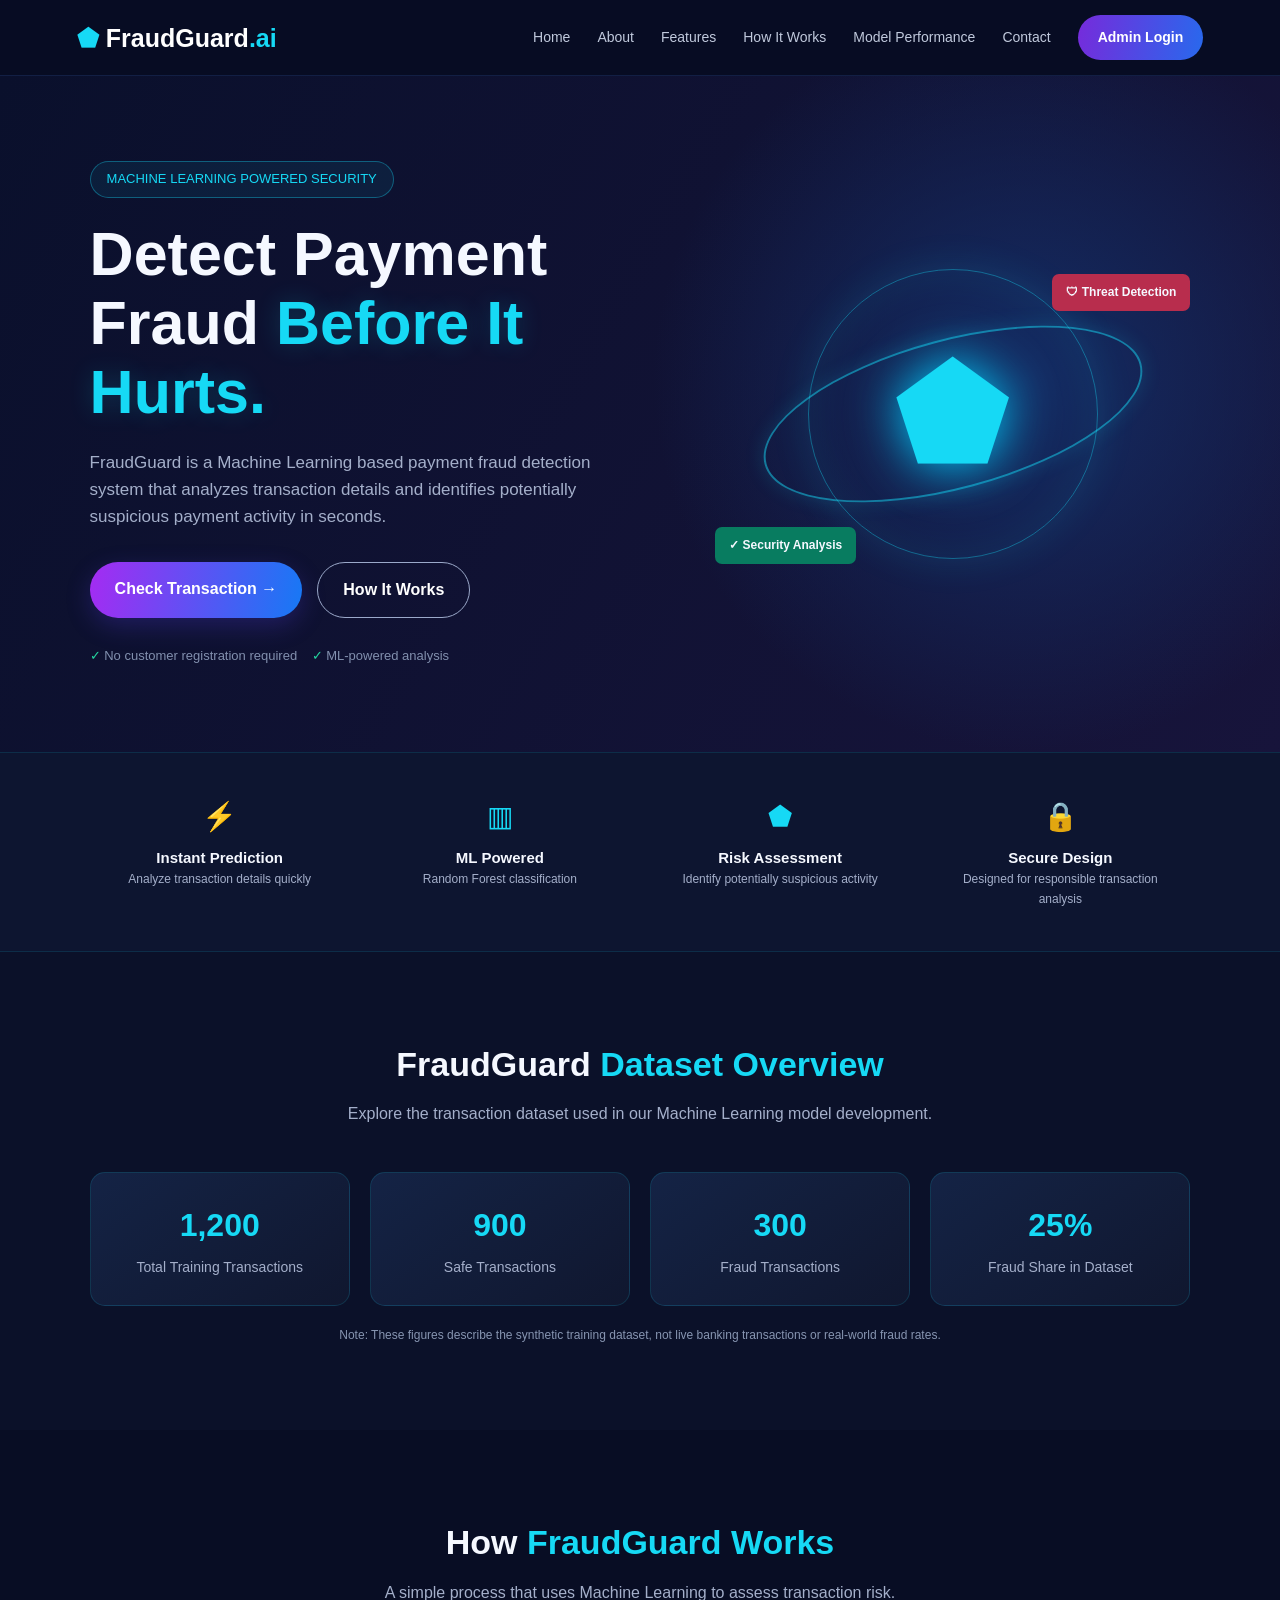
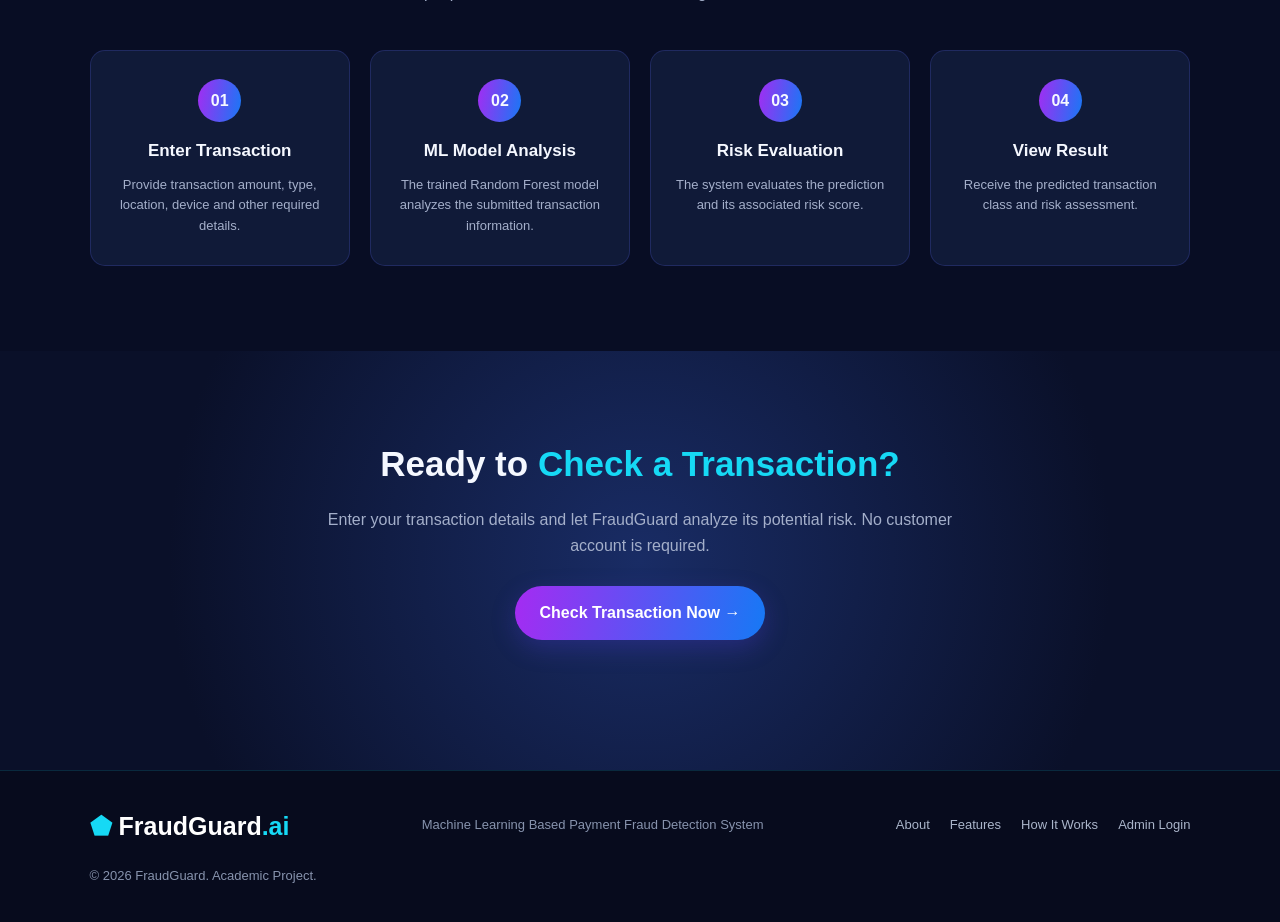
<file: Frontend/index.html>
<!DOCTYPE html>
<html lang="en">
<head>
    <meta charset="UTF-8">
    <meta name="viewport" content="width=device-width, initial-scale=1.0">

    <title>FraudGuard | Payment Fraud Detection System</title>

    <meta name="description"
          content="FraudGuard uses Machine Learning to analyze payment transactions and identify potentially fraudulent activity.">

    <style>
        * {
            margin: 0;
            padding: 0;
            box-sizing: border-box;
            scroll-behavior: smooth;
        }

        :root {
            --background: #080d24;
            --surface: #101a38;
            --cyan: #16d9f5;
            --purple: #713cff;
            --text: #f5f8ff;
            --muted: #a4afca;
        }

        body {
            font-family: Arial, Helvetica, sans-serif;
            background: var(--background);
            color: var(--text);
            line-height: 1.6;
        }

        a {
            text-decoration: none;
            color: inherit;
        }

        /* NAVIGATION */

        .navbar {
            width: 100%;
            min-height: 76px;
            padding: 15px 6%;
            display: flex;
            justify-content: space-between;
            align-items: center;
            background: rgba(8, 13, 36, 0.96);
            border-bottom: 1px solid rgba(80, 140, 255, 0.15);
            position: sticky;
            top: 0;
            z-index: 1000;
        }

        .logo {
            font-size: 25px;
            font-weight: 800;
            color: white;
            white-space: nowrap;
        }

        .logo span {
            color: var(--cyan);
        }

        .logo-icon {
            color: var(--cyan);
            margin-right: 7px;
        }

        .nav-links {
            display: flex;
            align-items: center;
            gap: 27px;
        }

        .nav-links a {
            color: #c0c9dc;
            font-size: 14px;
            transition: 0.3s;
        }

        .nav-links a:hover {
            color: var(--cyan);
        }

        .admin-link {
            background: linear-gradient(100deg, #762bdb, #2869ed);
            padding: 11px 20px;
            border-radius: 30px;
            color: white !important;
            font-weight: bold;
        }

        .menu-toggle {
            display: none;
            background: none;
            border: none;
            color: white;
            font-size: 27px;
            cursor: pointer;
        }

        /* HERO SECTION */

        .hero {
            min-height: 590px;
            padding: 85px 7%;
            display: grid;
            grid-template-columns: 1.1fr 0.9fr;
            align-items: center;
            gap: 45px;
            background:
                radial-gradient(circle at 80% 45%, #142d65 0%, transparent 34%),
                linear-gradient(120deg, #0a102c, #17143b);
            overflow: hidden;
        }

        .hero-content {
            max-width: 650px;
        }

        .hero-tag {
            display: inline-block;
            color: var(--cyan);
            border: 1px solid rgba(22, 217, 245, 0.35);
            background: rgba(22, 217, 245, 0.07);
            padding: 7px 16px;
            border-radius: 30px;
            font-size: 13px;
            margin-bottom: 22px;
        }

        .hero h1 {
            font-size: clamp(38px, 5vw, 61px);
            line-height: 1.13;
            font-weight: 800;
            margin-bottom: 22px;
        }

        .hero h1 span {
            color: var(--cyan);
            text-shadow: 0 0 25px rgba(22, 217, 245, 0.2);
        }

        .hero-description {
            color: var(--muted);
            font-size: 17px;
            max-width: 550px;
            margin-bottom: 32px;
        }

        .hero-buttons {
            display: flex;
            gap: 15px;
            flex-wrap: wrap;
        }

        .btn {
            display: inline-block;
            padding: 14px 25px;
            border-radius: 35px;
            font-weight: bold;
            transition: 0.3s;
        }

        .btn-primary {
            background: linear-gradient(100deg, #a52bf2, #1679f5);
            color: white;
            box-shadow: 0 8px 25px rgba(89, 63, 240, 0.25);
        }

        .btn-primary:hover {
            transform: translateY(-3px);
            box-shadow: 0 10px 30px rgba(22, 121, 245, 0.4);
        }

        .btn-outline {
            border: 1px solid #9ba9ca;
            color: white;
        }

        .btn-outline:hover {
            border-color: var(--cyan);
            color: var(--cyan);
        }

        .hero-note {
            margin-top: 28px;
            color: #8290ae;
            font-size: 13px;
        }

        .hero-note span {
            color: #24d6a0;
        }

        /* SHIELD VISUAL */

        .hero-visual {
            min-height: 390px;
            display: flex;
            justify-content: center;
            align-items: center;
            position: relative;
        }

        .shield-glow {
            width: 290px;
            height: 290px;
            border: 1px solid rgba(22, 217, 245, 0.4);
            border-radius: 50%;
            display: flex;
            justify-content: center;
            align-items: center;
            box-shadow:
                0 0 40px rgba(22, 217, 245, 0.12),
                inset 0 0 40px rgba(22, 217, 245, 0.08);
            animation: pulse 3s infinite ease-in-out;
        }

        .shield {
            font-size: 135px;
            color: var(--cyan);
            filter: drop-shadow(0 0 25px #00cfff);
        }

        .orbit {
            position: absolute;
            width: 390px;
            height: 150px;
            border: 2px solid rgba(22, 217, 245, 0.5);
            border-radius: 50%;
            transform: rotate(-15deg);
            box-shadow: 0 0 20px rgba(22, 217, 245, 0.15);
        }

        .status {
            position: absolute;
            padding: 9px 14px;
            border-radius: 7px;
            font-size: 12px;
            font-weight: bold;
        }

        .status-secure {
            background: #087c60;
            bottom: 45px;
            left: 0;
        }

        .status-blocked {
            background: #b82d4d;
            top: 55px;
            right: 0;
        }

        @keyframes pulse {
            0%, 100% {
                transform: scale(1);
            }
            50% {
                transform: scale(1.06);
            }
        }

        /* FEATURE STRIP */

        .feature-strip {
            padding: 30px 7%;
            display: grid;
            grid-template-columns: repeat(4, 1fr);
            gap: 20px;
            background: #0d1530;
            border-top: 1px solid rgba(22, 217, 245, 0.12);
            border-bottom: 1px solid rgba(22, 217, 245, 0.12);
        }

        .feature-item {
            text-align: center;
            padding: 12px;
        }

        .feature-icon {
            font-size: 28px;
            color: var(--cyan);
            margin-bottom: 7px;
        }

        .feature-item h3 {
            font-size: 15px;
        }

        .feature-item p {
            font-size: 12px;
            color: var(--muted);
        }

        /* COMMON SECTIONS */

        .section {
            padding: 85px 7%;
        }

        .section-heading {
            text-align: center;
            margin-bottom: 45px;
        }

        .section-heading h2 {
            font-size: 34px;
            margin-bottom: 10px;
        }

        .section-heading h2 span {
            color: var(--cyan);
        }

        .section-heading p {
            color: var(--muted);
            max-width: 650px;
            margin: auto;
        }

        /* STATISTICS */

        .statistics {
            background: #0b1129;
        }

        .stats-grid {
            display: grid;
            grid-template-columns: repeat(4, 1fr);
            gap: 20px;
        }

        .stat-card {
            background: linear-gradient(145deg, #142345, #10172f);
            border: 1px solid rgba(22, 217, 245, 0.15);
            padding: 27px 15px;
            border-radius: 15px;
            text-align: center;
        }

        .stat-card h3 {
            color: var(--cyan);
            font-size: 32px;
            margin-bottom: 5px;
        }

        .stat-card p {
            color: var(--muted);
            font-size: 14px;
        }

        .dataset-note {
            text-align: center;
            margin-top: 20px;
            color: #8795b1;
            font-size: 12px;
        }

        /* HOW IT WORKS */

        .steps-grid {
            display: grid;
            grid-template-columns: repeat(4, 1fr);
            gap: 20px;
        }

        .step-card {
            background: var(--surface);
            padding: 28px 20px;
            border-radius: 15px;
            border: 1px solid rgba(95, 105, 255, 0.2);
            text-align: center;
            transition: 0.3s;
        }

        .step-card:hover {
            transform: translateY(-7px);
            border-color: var(--cyan);
        }

        .step-number {
            width: 43px;
            height: 43px;
            margin: 0 auto 15px;
            border-radius: 50%;
            display: grid;
            place-items: center;
            background: linear-gradient(100deg, #a52bf2, #1679f5);
            font-weight: bold;
        }

        .step-card h3 {
            margin-bottom: 10px;
            font-size: 17px;
        }

        .step-card p {
            color: var(--muted);
            font-size: 13px;
        }

        /* CTA */

        .cta {
            text-align: center;
            background:
                radial-gradient(circle at center, #192c65, #0a1029 70%);
        }

        .cta h2 {
            font-size: 35px;
            margin-bottom: 15px;
        }

        .cta p {
            color: var(--muted);
            margin-bottom: 28px;
        }

        /* FOOTER */

        footer {
            background: #070b1d;
            padding: 35px 7%;
            border-top: 1px solid rgba(22, 217, 245, 0.15);
        }

        .footer-content {
            display: flex;
            justify-content: space-between;
            align-items: center;
            gap: 20px;
            flex-wrap: wrap;
        }

        .footer-content p {
            color: #8793ad;
            font-size: 13px;
        }

        .footer-links {
            display: flex;
            gap: 20px;
            flex-wrap: wrap;
        }

        .footer-links a {
            color: #aab5ca;
            font-size: 13px;
        }

        /* MOBILE RESPONSIVE */

        @media (max-width: 900px) {
            .nav-links {
                gap: 14px;
            }

            .hero {
                grid-template-columns: 1fr 0.8fr;
                padding: 65px 5%;
            }

            .hero h1 {
                font-size: 43px;
            }

            .stats-grid,
            .steps-grid {
                grid-template-columns: repeat(2, 1fr);
            }
        }

        @media (max-width: 700px) {
            .navbar {
                padding: 15px 5%;
            }

            .menu-toggle {
                display: block;
            }

            .nav-links {
                display: none;
                position: absolute;
                top: 70px;
                left: 0;
                width: 100%;
                padding: 25px;
                background: #0c1430;
                flex-direction: column;
                align-items: stretch;
                gap: 18px;
                border-bottom: 1px solid #26365c;
            }

            .nav-links.active {
                display: flex;
            }

            .hero {
                grid-template-columns: 1fr;
                text-align: center;
                padding: 65px 6% 45px;
            }

            .hero-content {
                margin: auto;
            }

            .hero-description {
                margin-left: auto;
                margin-right: auto;
            }

            .hero-buttons {
                justify-content: center;
            }

            .hero-visual {
                min-height: 310px;
            }

            .shield-glow {
                width: 220px;
                height: 220px;
            }

            .shield {
                font-size: 100px;
            }

            .orbit {
                width: 290px;
                height: 115px;
            }

            .status-secure {
                left: 5px;
            }

            .status-blocked {
                right: 5px;
            }

            .feature-strip {
                grid-template-columns: repeat(2, 1fr);
            }

            .section {
                padding: 65px 6%;
            }

            .section-heading h2,
            .cta h2 {
                font-size: 28px;
            }
        }

        @media (max-width: 450px) {
            .hero h1 {
                font-size: 37px;
            }

            .stats-grid,
            .steps-grid {
                grid-template-columns: 1fr;
            }

            .btn {
                padding: 12px 19px;
                font-size: 14px;
            }

            .footer-content {
                justify-content: center;
                text-align: center;
            }
        }
    </style>
</head>

<body>

    <!-- NAVIGATION -->

    <header class="navbar">

        <a href="index.html" class="logo">
            <span class="logo-icon">⬟</span>FraudGuard<span>.ai</span>
        </a>

        <button class="menu-toggle" id="menuToggle"
                aria-label="Toggle navigation">
            ☰
        </button>

        <nav class="nav-links" id="navLinks">
            <a href="index.html">Home</a>
            <a href="#about">About</a>
            <a href="#features">Features</a>
            <a href="#how-it-works">How It Works</a>
            <a href="model-performance.html">Model Performance</a>
            <a href="#contact">Contact</a>
            <a href="login.html" class="admin-link">Admin Login</a>
        </nav>

    </header>


    <!-- HERO SECTION -->

    <main>

        <section class="hero" id="about">

            <div class="hero-content">

                <div class="hero-tag">
                    MACHINE LEARNING POWERED SECURITY
                </div>

                <h1>
                    Detect Payment Fraud
                    <span>Before It Hurts.</span>
                </h1>

                <p class="hero-description">
                    FraudGuard is a Machine Learning based payment fraud
                    detection system that analyzes transaction details
                    and identifies potentially suspicious payment activity
                    in seconds.
                </p>

                <div class="hero-buttons">

                    <a href="prediction.html" class="btn btn-primary">
                        Check Transaction →
                    </a>

                    <a href="#how-it-works" class="btn btn-outline">
                        How It Works
                    </a>

                </div>

                <p class="hero-note">
                    <span>✓</span> No customer registration required
                    &nbsp;&nbsp;
                    <span>✓</span> ML-powered analysis
                </p>

            </div>


            <div class="hero-visual">

                <div class="orbit"></div>

                <div class="shield-glow">
                    <div class="shield">⬟</div>
                </div>

                <div class="status status-blocked">
                    🛡 Threat Detection
                </div>

                <div class="status status-secure">
                    ✓ Security Analysis
                </div>

            </div>

        </section>


        <!-- FEATURE STRIP -->

        <section class="feature-strip" id="features">

            <div class="feature-item">
                <div class="feature-icon">⚡</div>
                <h3>Instant Prediction</h3>
                <p>Analyze transaction details quickly</p>
            </div>

            <div class="feature-item">
                <div class="feature-icon">▥</div>
                <h3>ML Powered</h3>
                <p>Random Forest classification</p>
            </div>

            <div class="feature-item">
                <div class="feature-icon">⬟</div>
                <h3>Risk Assessment</h3>
                <p>Identify potentially suspicious activity</p>
            </div>

            <div class="feature-item">
                <div class="feature-icon">🔒</div>
                <h3>Secure Design</h3>
                <p>Designed for responsible transaction analysis</p>
            </div>

        </section>


        <!-- DATASET STATISTICS -->

        <section class="section statistics">

            <div class="section-heading">

                <h2>FraudGuard <span>Dataset Overview</span></h2>

                <p>
                    Explore the transaction dataset used in our
                    Machine Learning model development.
                </p>

            </div>

            <div class="stats-grid">

                <div class="stat-card">
                    <h3>1,200</h3>
                    <p>Total Training Transactions</p>
                </div>

                <div class="stat-card">
                    <h3>900</h3>
                    <p>Safe Transactions</p>
                </div>

                <div class="stat-card">
                    <h3>300</h3>
                    <p>Fraud Transactions</p>
                </div>

                <div class="stat-card">
                    <h3>25%</h3>
                    <p>Fraud Share in Dataset</p>
                </div>

            </div>

            <p class="dataset-note">
                Note: These figures describe the synthetic training dataset,
                not live banking transactions or real-world fraud rates.
            </p>

        </section>


        <!-- HOW IT WORKS -->

        <section class="section" id="how-it-works">

            <div class="section-heading">

                <h2>How <span>FraudGuard Works</span></h2>

                <p>
                    A simple process that uses Machine Learning
                    to assess transaction risk.
                </p>

            </div>

            <div class="steps-grid">

                <div class="step-card">
                    <div class="step-number">01</div>
                    <h3>Enter Transaction</h3>
                    <p>
                        Provide transaction amount, type, location,
                        device and other required details.
                    </p>
                </div>

                <div class="step-card">
                    <div class="step-number">02</div>
                    <h3>ML Model Analysis</h3>
                    <p>
                        The trained Random Forest model analyzes
                        the submitted transaction information.
                    </p>
                </div>

                <div class="step-card">
                    <div class="step-number">03</div>
                    <h3>Risk Evaluation</h3>
                    <p>
                        The system evaluates the prediction
                        and its associated risk score.
                    </p>
                </div>

                <div class="step-card">
                    <div class="step-number">04</div>
                    <h3>View Result</h3>
                    <p>
                        Receive the predicted transaction class
                        and risk assessment.
                    </p>
                </div>

            </div>

        </section>


        <!-- CALL TO ACTION -->

        <section class="section cta">

            <div class="section-heading">

                <h2>Ready to <span>Check a Transaction?</span></h2>

                <p>
                    Enter your transaction details and let
                    FraudGuard analyze its potential risk.
                    No customer account is required.
                </p>

                <a href="prediction.html" class="btn btn-primary">
                    Check Transaction Now →
                </a>

            </div>

        </section>

    </main>


    <!-- FOOTER -->

    <footer id="contact">

        <div class="footer-content">

            <a href="index.html" class="logo">
                <span class="logo-icon">⬟</span>FraudGuard<span>.ai</span>
            </a>

            <p>
                Machine Learning Based Payment Fraud Detection System
            </p>

            <div class="footer-links">
                <a href="#about">About</a>
                <a href="#features">Features</a>
                <a href="#how-it-works">How It Works</a>
                <a href="login.html">Admin Login</a>
            </div>

            <p>© 2026 FraudGuard. Academic Project.</p>

        </div>

    </footer>


    <!-- JAVASCRIPT -->

    <script>
        const menuToggle = document.getElementById("menuToggle");
        const navLinks = document.getElementById("navLinks");

        menuToggle.addEventListener("click", function () {
            navLinks.classList.toggle("active");
        });

        document.querySelectorAll(".nav-links a").forEach(link => {
            link.addEventListener("click", function () {
                navLinks.classList.remove("active");
            });
        });
    </script>

</body>
</html>
</file>
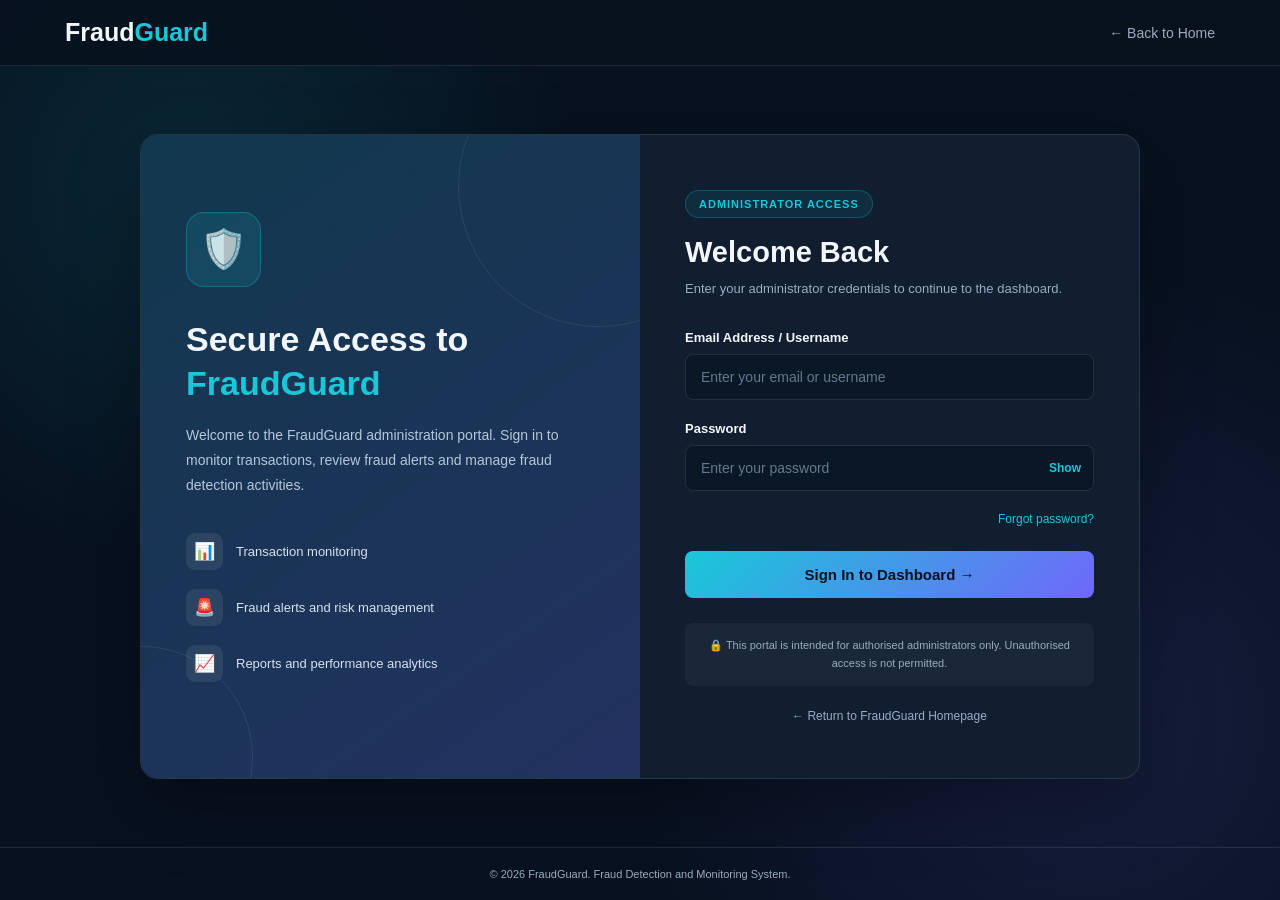
<file: Frontend/alert.html>
<!DOCTYPE html>
<html lang="en">

<head>
    <meta charset="UTF-8">
    <meta name="viewport" content="width=device-width, initial-scale=1.0">

    <title>FraudGuard - Fraud Alerts</title>

    <link rel="stylesheet" href="css/style.css">

    <style>
        :root {
            --bg: #07111f;
            --sidebar: #101e30;
            --card: #101e30;
            --card-light: #17283d;
            --primary: #18c8d8;
            --secondary: #7167f9;
            --text: #f3f7fc;
            --muted: #9aacc1;
            --border: rgba(255,255,255,0.09);
            --danger: #ff5d6c;
            --success: #25d69a;
        }

        * {
            box-sizing: border-box;
        }

        body {
            background: var(--bg) !important;
            color: var(--text) !important;
            min-height: 100vh;
        }

        .dashboard-container {
            display: flex !important;
            min-height: 100vh;
            background: var(--bg) !important;
        }

        /* SIDEBAR */

        .sidebar {
            width: 255px !important;
            min-width: 255px;
            min-height: 100vh;
            background: var(--sidebar) !important;
            color: var(--text) !important;
            padding: 30px 20px !important;
            border-right: 1px solid var(--border);
        }

        .sidebar h2 {
            text-align: center;
            color: white !important;
            font-size: 25px;
            font-weight: 800;
            margin-bottom: 10px;
        }

        .sidebar h2 span {
            color: var(--primary);
        }

        .admin-text {
            text-align: center;
            color: var(--muted) !important;
            font-size: 13px;
            margin-bottom: 40px;
        }

        .sidebar nav {
            display: flex;
            flex-direction: column;
            gap: 10px;
        }

        .sidebar nav a {
            display: block;
            padding: 14px 15px !important;
            border-radius: 9px;
            color: #b9c9dc !important;
            font-size: 14px;
            text-decoration: none;
            transition: 0.3s;
        }

        .sidebar nav a:hover {
            background: rgba(24,200,216,0.09) !important;
            color: var(--primary) !important;
        }

        .sidebar nav a.active {
            background: rgba(24,200,216,0.12) !important;
            border: 1px solid rgba(24,200,216,0.25);
            color: var(--primary) !important;
        }

        /* MAIN CONTENT */

        .main-content {
            flex: 1;
            min-width: 0;
            padding: 35px !important;
            background: #0b1727 !important;
            color: var(--text) !important;
        }

        .top-bar {
            margin-bottom: 30px;
        }

        .top-bar h1 {
            font-size: 30px;
            font-weight: 800;
            color: white !important;
            margin-bottom: 9px;
        }

        .top-bar p {
            color: var(--muted) !important;
            font-size: 14px;
        }

        /* SUMMARY CARDS */

        .stats-grid {
            display: grid !important;
            grid-template-columns: repeat(4, minmax(0, 1fr));
            gap: 18px !important;
            margin-bottom: 25px;
        }

        .stat-card {
            display: flex !important;
            align-items: center;
            gap: 15px;
            min-width: 0;
            padding: 23px 18px !important;
            background: var(--card) !important;
            border: 1px solid var(--border);
            border-radius: 13px !important;
            box-shadow: 0 8px 25px rgba(0,0,0,0.15);
        }

        .stat-icon {
            min-width: 48px;
            width: 48px;
            height: 48px;
            display: flex;
            align-items: center;
            justify-content: center;
            border-radius: 12px;
            background: rgba(24,200,216,0.12) !important;
            font-size: 23px;
        }

        .stat-card h3 {
            color: var(--muted) !important;
            font-size: 12px !important;
            font-weight: 600;
            margin-bottom: 9px;
        }

        .stat-card p {
            color: white !important;
            font-size: 23px !important;
            font-weight: 800;
            overflow-wrap: anywhere;
        }

        .stat-card.fraud-card .stat-icon {
            background: rgba(255,93,108,0.12) !important;
        }

        .fraud-card p,
        #fraudCount,
        #highRiskCount {
            color: var(--danger) !important;
        }

        #fraudAmount {
            color: #ff7a85 !important;
        }

        #topLocation {
            color: var(--primary) !important;
        }

        /* SEARCH */

        .transaction-controls {
            margin-bottom: 25px;
        }

        .transaction-controls input {
            width: 100%;
            padding: 15px 17px !important;
            background: var(--card) !important;
            color: white !important;
            border: 1px solid var(--border) !important;
            border-radius: 9px !important;
            outline: none;
            font-size: 14px;
        }

        .transaction-controls input::placeholder {
            color: #8498af !important;
        }

        .transaction-controls input:focus {
            border-color: var(--primary) !important;
            box-shadow: 0 0 0 3px rgba(24,200,216,0.1);
        }

        /* FRAUD TABLE CARD */

        .recent-section {
            background: var(--card) !important;
            border: 1px solid var(--border);
            border-radius: 14px;
            padding: 25px !important;
            box-shadow: 0 10px 30px rgba(0,0,0,0.15);
        }

        .section-header {
            display: flex;
            align-items: center;
            justify-content: space-between;
            gap: 15px;
            margin-bottom: 22px;
        }

        .section-header h2 {
            color: white !important;
            font-size: 21px;
            font-weight: 700;
        }

        #alertCount {
            color: var(--muted) !important;
            font-size: 14px;
            font-weight: 600;
        }

        /* TABLE */

        .table-container {
            width: 100%;
            overflow-x: auto;
            border-radius: 8px;
        }

        table {
            width: 100%;
            min-width: 850px;
            border-collapse: collapse;
            background: transparent !important;
        }

        thead {
            background: #17283d !important;
        }

        th {
            padding: 15px 13px !important;
            text-align: left;
            color: #dce7f3 !important;
            font-size: 13px;
            font-weight: 700;
            white-space: nowrap;
            border-bottom: 1px solid var(--border) !important;
        }

        td {
            padding: 15px 13px !important;
            color: #b9c9dc !important;
            font-size: 13px;
            border-bottom: 1px solid var(--border) !important;
            white-space: nowrap;
        }

        tbody tr {
            background: transparent !important;
            transition: 0.2s;
        }

        tbody tr:hover {
            background: rgba(24,200,216,0.06) !important;
        }

        tbody tr:last-child td {
            border-bottom: none !important;
        }

        /* RISK INDICATORS */

        .fraud-status,
        .status-fraud {
            color: var(--danger) !important;
            font-weight: 800;
        }

        .high-risk {
            color: var(--danger) !important;
            font-weight: 800;
        }

        /* SCROLLBAR */

        .table-container::-webkit-scrollbar {
            height: 7px;
        }

        .table-container::-webkit-scrollbar-track {
            background: #0a1727;
            border-radius: 10px;
        }

        .table-container::-webkit-scrollbar-thumb {
            background: #344c65;
            border-radius: 10px;
        }

        /* RESPONSIVE */

        @media (max-width: 1100px) {
            .stats-grid {
                grid-template-columns: repeat(2, minmax(0, 1fr));
            }
        }

        @media (max-width: 900px) {
            .sidebar {
                width: 220px !important;
                min-width: 220px;
            }

            .main-content {
                padding: 25px !important;
            }
        }

        @media (max-width: 650px) {
            .dashboard-container {
                flex-direction: column;
            }

            .sidebar {
                width: 100% !important;
                min-width: 0;
                min-height: auto;
                padding: 20px !important;
            }

            .sidebar h2 {
                font-size: 22px;
            }

            .admin-text {
                margin-bottom: 20px;
            }

            .sidebar nav {
                display: grid;
                grid-template-columns: 1fr 1fr;
                gap: 8px;
            }

            .sidebar nav a {
                padding: 12px 10px !important;
                font-size: 12px;
                text-align: center;
            }

            .main-content {
                padding: 22px 15px !important;
            }

            .top-bar h1 {
                font-size: 25px;
            }

            .stats-grid {
                grid-template-columns: 1fr;
                gap: 12px !important;
            }

            .stat-card {
                padding: 18px !important;
            }

            .recent-section {
                padding: 16px !important;
            }

            .section-header {
                align-items: flex-start;
                flex-direction: column;
            }

            .section-header h2 {
                font-size: 19px;
            }
        }

        @media (max-width: 380px) {
            .sidebar nav {
                grid-template-columns: 1fr;
            }
        }
    </style>

</head>

<body>

    <div class="dashboard-container">

        <!-- SIDEBAR -->

        <aside class="sidebar">

            <h2>🛡 Fraud<span>Guard</span></h2>

            <p class="admin-text">
                Fraud Detection System
            </p>

            <nav>

                <a href="dashboard.html">
                    📊 Dashboard
                </a>

                <a href="prediction.html">
                    🔍 Fraud Prediction
                </a>

                <a href="transactions.html">
                    📋 Transactions
                </a>

                <a href="alert.html" class="active">
                    🚨 Fraud Alerts
                </a>

                <a href="reports.html">
                    📑 Reports
                </a>

                <a href="#" onclick="logout(); return false;">
                    🚪 Logout
                </a>

            </nav>

        </aside>


        <!-- MAIN CONTENT -->

        <main class="main-content">

            <div class="top-bar">

                <h1>🚨 Fraud Alerts</h1>

                <p>
                    Monitor suspicious and fraudulent transactions
                </p>

            </div>


            <!-- ALERT SUMMARY -->

            <section class="stats-grid">

                <div class="stat-card fraud-card">

                    <div class="stat-icon">
                        🚨
                    </div>

                    <div>
                        <h3>Fraud Transactions</h3>

                        <p id="fraudCount">0</p>
                    </div>

                </div>


                <div class="stat-card">

                    <div class="stat-icon">
                        💰
                    </div>

                    <div>
                        <h3>Suspicious Amount</h3>

                        <p id="fraudAmount">₹0</p>
                    </div>

                </div>


                <div class="stat-card">

                    <div class="stat-icon">
                        📍
                    </div>

                    <div>
                        <h3>Top Fraud Location</h3>

                        <p id="topLocation">-</p>
                    </div>

                </div>


                <div class="stat-card">

                    <div class="stat-icon">
                        ⚠️
                    </div>

                    <div>
                        <h3>High Risk</h3>

                        <p id="highRiskCount">0</p>
                    </div>

                </div>

            </section>


            <!-- SEARCH -->

            <section class="transaction-controls">

                <input
                    type="text"
                    id="alertSearch"
                    placeholder="🔎 Search fraud alerts..."
                    autocomplete="off"
                >

            </section>


            <!-- FRAUD ALERT TABLE -->

            <section class="recent-section">

                <div class="section-header">

                    <h2>🚨 Suspicious Transactions</h2>

                    <span id="alertCount">
                        Loading...
                    </span>

                </div>


                <div class="table-container">

                    <table>

                        <thead>

                            <tr>
                                <th>Transaction ID</th>
                                <th>Amount</th>
                                <th>Type</th>
                                <th>Location</th>
                                <th>Device</th>
                                <th>Time</th>
                                <th>Previous</th>
                                <th>Failed</th>
                                <th>Risk</th>
                            </tr>

                        </thead>


                        <tbody id="alertTable">

                            <tr>
                                <td colspan="9">
                                    Loading fraud alerts...
                                </td>
                            </tr>

                        </tbody>

                    </table>

                </div>

            </section>

        </main>

    </div>


    <!-- AUTHENTICATION -->

    <script src="js/auth.js"></script>

    <script>
        // Verify the admin session before loading alert data.
        (async function () {

            const allowed = await checkLogin();

            if (!allowed) {
                return;
            }

            // Load alert functionality only after authentication.
            const script = document.createElement("script");

            script.src = "js/alert.js";

            document.body.appendChild(script);

        })();
    </script>

</body>

</html>
</file>
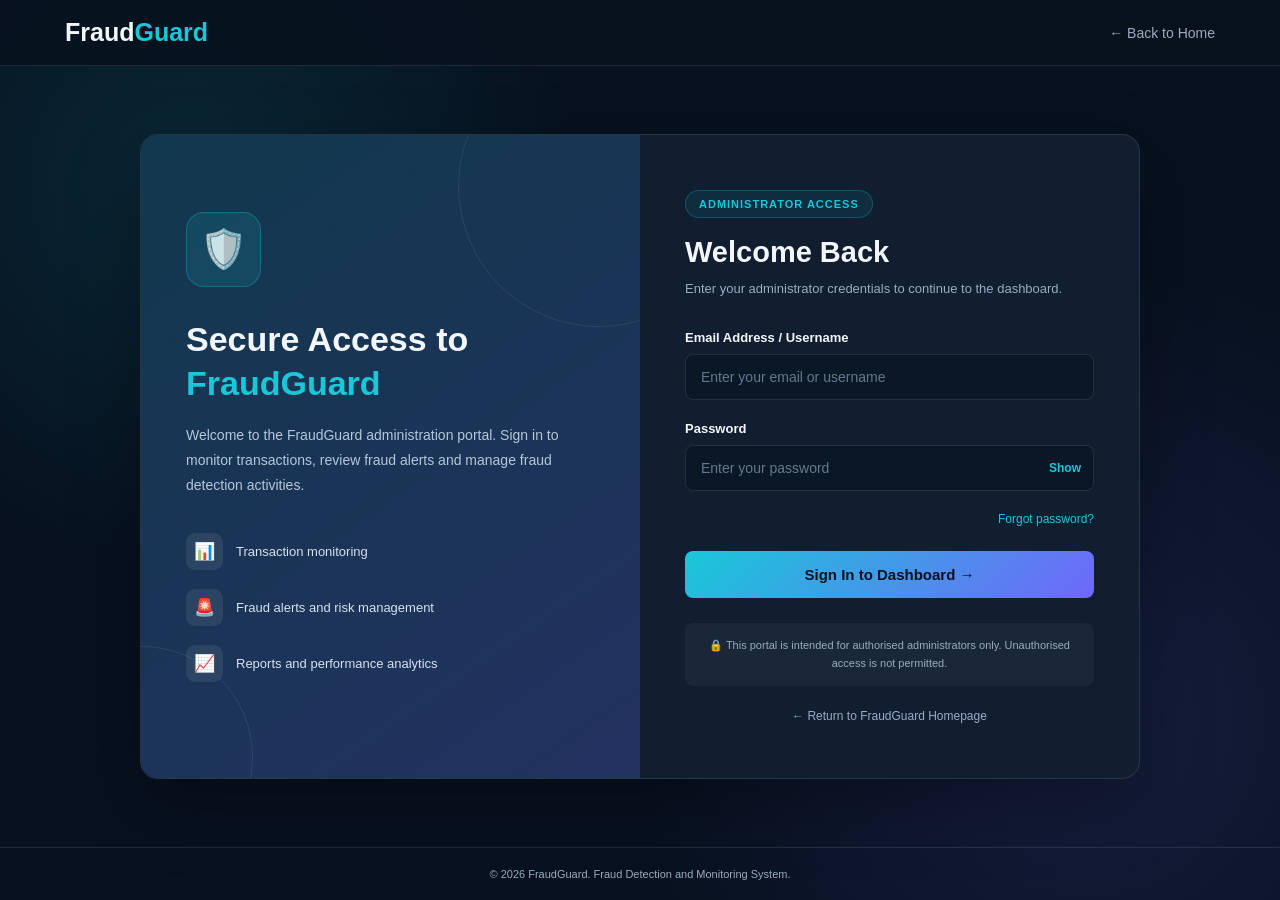
<file: Frontend/login.html>
<!DOCTYPE html>
<html lang="en">
<head>
    <meta charset="UTF-8">
    <meta name="viewport" content="width=device-width, initial-scale=1.0">
    <title>Admin Login | FraudGuard</title>

    <style>
        * {
            margin: 0;
            padding: 0;
            box-sizing: border-box;
            font-family: "Segoe UI", Arial, sans-serif;
        }

        :root {
            --bg: #07111f;
            --surface: #101e30;
            --primary: #18c8d8;
            --secondary: #7167f9;
            --text: #f3f7fc;
            --muted: #9aacc1;
            --border: rgba(255,255,255,0.1);
            --danger: #ff5d6c;
        }

        body {
            min-height: 100vh;
            background:
                radial-gradient(circle at 15% 20%, rgba(24,200,216,0.12), transparent 30%),
                radial-gradient(circle at 85% 80%, rgba(113,103,249,0.14), transparent 35%),
                var(--bg);
            color: var(--text);
            display: flex;
            flex-direction: column;
        }

        a {
            color: inherit;
            text-decoration: none;
        }

        header {
            width: 100%;
            border-bottom: 1px solid var(--border);
            background: rgba(7,17,31,0.9);
        }

        .navbar {
            max-width: 1200px;
            margin: auto;
            padding: 18px 25px;
            display: flex;
            justify-content: space-between;
            align-items: center;
        }

        .logo {
            font-size: 25px;
            font-weight: 800;
        }

        .logo span {
            color: var(--primary);
        }

        .back-link {
            color: var(--muted);
            font-size: 14px;
            transition: 0.3s;
        }

        .back-link:hover {
            color: var(--primary);
        }

        .login-wrapper {
            flex: 1;
            display: flex;
            align-items: center;
            justify-content: center;
            padding: 50px 20px;
        }

        .login-container {
            width: 100%;
            max-width: 1000px;
            min-height: 560px;
            display: grid;
            grid-template-columns: 1fr 1fr;
            background: var(--surface);
            border: 1px solid var(--border);
            border-radius: 18px;
            overflow: hidden;
            box-shadow: 0 25px 70px rgba(0,0,0,0.3);
        }

        .left-panel {
            padding: 55px 45px;
            display: flex;
            flex-direction: column;
            justify-content: center;
            background:
                linear-gradient(145deg, rgba(24,200,216,0.12), rgba(113,103,249,0.2)),
                #10243a;
            position: relative;
            overflow: hidden;
        }

        .left-panel::before {
            content: "";
            position: absolute;
            width: 280px;
            height: 280px;
            border: 1px solid rgba(255,255,255,0.08);
            border-radius: 50%;
            right: -100px;
            top: -90px;
        }

        .left-panel::after {
            content: "";
            position: absolute;
            width: 220px;
            height: 220px;
            border: 1px solid rgba(255,255,255,0.08);
            border-radius: 50%;
            left: -110px;
            bottom: -90px;
        }

        .shield {
            width: 75px;
            height: 75px;
            background: rgba(24,200,216,0.13);
            border: 1px solid rgba(24,200,216,0.3);
            border-radius: 18px;
            display: flex;
            align-items: center;
            justify-content: center;
            font-size: 38px;
            margin-bottom: 30px;
            position: relative;
            z-index: 1;
        }

        .left-panel h1 {
            font-size: 34px;
            line-height: 1.3;
            margin-bottom: 18px;
            position: relative;
            z-index: 1;
        }

        .left-panel h1 span {
            color: var(--primary);
        }

        .left-panel > p {
            color: #b5c7d9;
            font-size: 14px;
            line-height: 1.8;
            margin-bottom: 35px;
            position: relative;
            z-index: 1;
        }

        .feature {
            display: flex;
            align-items: center;
            gap: 13px;
            margin-bottom: 19px;
            position: relative;
            z-index: 1;
        }

        .feature-icon {
            width: 37px;
            height: 37px;
            display: flex;
            align-items: center;
            justify-content: center;
            background: rgba(255,255,255,0.08);
            border-radius: 9px;
            font-size: 17px;
        }

        .feature span {
            color: #d5e2ef;
            font-size: 13px;
        }

        .right-panel {
            padding: 55px 45px;
            display: flex;
            flex-direction: column;
            justify-content: center;
        }

        .login-heading {
            margin-bottom: 30px;
        }

        .admin-tag {
            display: inline-block;
            padding: 7px 13px;
            border-radius: 25px;
            background: rgba(24,200,216,0.09);
            border: 1px solid rgba(24,200,216,0.25);
            color: var(--primary);
            font-size: 11px;
            font-weight: 700;
            letter-spacing: 1px;
            margin-bottom: 18px;
        }

        .login-heading h2 {
            font-size: 29px;
            margin-bottom: 10px;
        }

        .login-heading p {
            color: var(--muted);
            font-size: 13px;
            line-height: 1.6;
        }

        .form-group {
            margin-bottom: 21px;
        }

        label {
            display: block;
            font-size: 13px;
            font-weight: 600;
            margin-bottom: 9px;
        }

        .input-wrapper {
            position: relative;
        }

        input[type="text"],
        input[type="password"] {
            width: 100%;
            padding: 14px 15px;
            background: #0a1727;
            border: 1px solid var(--border);
            border-radius: 8px;
            outline: none;
            color: white;
            font-size: 14px;
            transition: 0.3s;
        }

        input:focus {
            border-color: var(--primary);
            box-shadow: 0 0 0 3px rgba(24,200,216,0.1);
        }

        input::placeholder {
            color: #65788e;
        }

        .password-input {
            padding-right: 65px !important;
        }

        .toggle-password {
            position: absolute;
            right: 13px;
            top: 50%;
            transform: translateY(-50%);
            background: none;
            border: none;
            color: var(--primary);
            font-size: 12px;
            font-weight: 600;
            cursor: pointer;
        }

        .form-options {
            display: flex;
            justify-content: flex-end;
            align-items: center;
            gap: 10px;
            margin: 5px 0 25px;
        }

        .forgot-link {
            color: var(--primary);
            font-size: 12px;
        }

        .forgot-link:hover {
            text-decoration: underline;
        }

        .login-btn {
            width: 100%;
            padding: 15px;
            border: none;
            border-radius: 8px;
            background: linear-gradient(135deg, var(--primary), var(--secondary));
            color: #07111f;
            font-size: 15px;
            font-weight: 800;
            cursor: pointer;
            transition: 0.3s;
        }

        .login-btn:hover {
            transform: translateY(-2px);
            box-shadow: 0 8px 25px rgba(24,200,216,0.2);
        }

        .login-btn:disabled {
            opacity: 0.6;
            cursor: not-allowed;
            transform: none;
        }

        .message {
            display: none;
            padding: 12px;
            margin-bottom: 18px;
            border-radius: 8px;
            font-size: 12px;
            line-height: 1.6;
        }

        .message.show {
            display: block;
        }

        .message.error {
            color: #ff9ba5;
            background: rgba(255,93,108,0.1);
            border: 1px solid rgba(255,93,108,0.25);
        }

        .message.success {
            color: #76e7bd;
            background: rgba(37,214,154,0.1);
            border: 1px solid rgba(37,214,154,0.25);
        }

        .login-note {
            margin-top: 25px;
            padding: 13px;
            border-radius: 8px;
            background: rgba(255,255,255,0.04);
            color: var(--muted);
            font-size: 11px;
            line-height: 1.7;
            text-align: center;
        }

        .back-home {
            display: block;
            text-align: center;
            color: var(--muted);
            font-size: 12px;
            margin-top: 23px;
            transition: 0.3s;
        }

        .back-home:hover {
            color: var(--primary);
        }

        footer {
            border-top: 1px solid var(--border);
            padding: 20px;
            text-align: center;
            color: var(--muted);
            font-size: 11px;
        }

        @media (max-width: 800px) {
            .login-container {
                max-width: 520px;
                grid-template-columns: 1fr;
            }

            .left-panel {
                padding: 35px;
            }

            .left-panel h1 {
                font-size: 27px;
            }

            .left-panel > p {
                margin-bottom: 20px;
            }

            .feature {
                margin-bottom: 12px;
            }

            .right-panel {
                padding: 40px 35px;
            }
        }

        @media (max-width: 450px) {
            .navbar {
                padding: 16px;
            }

            .login-wrapper {
                padding: 25px 14px;
            }

            .left-panel,
            .right-panel {
                padding: 28px 22px;
            }

            .login-heading h2 {
                font-size: 25px;
            }
        }
    </style>
</head>

<body>

    <header>
        <nav class="navbar">
            <a href="index.html" class="logo">
                Fraud<span>Guard</span>
            </a>

            <a href="index.html" class="back-link">
                ← Back to Home
            </a>
        </nav>
    </header>

    <main class="login-wrapper">

        <div class="login-container">

            <section class="left-panel">

                <div class="shield">🛡️</div>

                <h1>
                    Secure Access to
                    <span>FraudGuard</span>
                </h1>

                <p>
                    Welcome to the FraudGuard administration portal.
                    Sign in to monitor transactions, review fraud alerts
                    and manage fraud detection activities.
                </p>

                <div class="feature">
                    <div class="feature-icon">📊</div>
                    <span>Transaction monitoring</span>
                </div>

                <div class="feature">
                    <div class="feature-icon">🚨</div>
                    <span>Fraud alerts and risk management</span>
                </div>

                <div class="feature">
                    <div class="feature-icon">📈</div>
                    <span>Reports and performance analytics</span>
                </div>

            </section>

            <section class="right-panel">

                <div class="login-heading">
                    <span class="admin-tag">ADMINISTRATOR ACCESS</span>

                    <h2>Welcome Back</h2>

                    <p>
                        Enter your administrator credentials to continue
                        to the dashboard.
                    </p>
                </div>

                <div class="message" id="message" role="alert"
                     aria-live="polite"></div>

                <form id="loginForm">

                    <div class="form-group">
                        <label for="email">Email Address / Username</label>

                        <input
                            type="text"
                            id="email"
                            name="username"
                            placeholder="Enter your email or username"
                            autocomplete="username"
                            required
                        >
                    </div>

                    <div class="form-group">
                        <label for="password">Password</label>

                        <div class="input-wrapper">
                            <input
                                type="password"
                                id="password"
                                name="password"
                                class="password-input"
                                placeholder="Enter your password"
                                autocomplete="current-password"
                                required
                            >

                            <button
                                type="button"
                                class="toggle-password"
                                id="togglePassword"
                            >
                                Show
                            </button>
                        </div>
                    </div>

                    <div class="form-options">
                        <a href="#" class="forgot-link" id="forgotPassword">
                            Forgot password?
                        </a>
                    </div>

                    <button type="submit" class="login-btn" id="loginBtn">
                        Sign In to Dashboard →
                    </button>

                </form>

                <div class="login-note">
                    🔒 This portal is intended for authorised administrators
                    only. Unauthorised access is not permitted.
                </div>

                <a href="index.html" class="back-home">
                    ← Return to FraudGuard Homepage
                </a>

            </section>

        </div>

    </main>

    <footer>
        © 2026 FraudGuard. Fraud Detection and Monitoring System.
    </footer>

    <script>
        // Backend API address
        const LOGIN_API = "http://127.0.0.1:5000/api/login";

        // Form elements
        const loginForm = document.getElementById("loginForm");
        const emailInput = document.getElementById("email");
        const passwordInput = document.getElementById("password");
        const loginBtn = document.getElementById("loginBtn");
        const messageBox = document.getElementById("message");

        let loginInProgress = false;

        // Show or hide password
        document.getElementById("togglePassword")
            .addEventListener("click", function () {

                const showPassword =
                    passwordInput.type === "password";

                passwordInput.type =
                    showPassword ? "text" : "password";

                this.textContent =
                    showPassword ? "Hide" : "Show";
            });

        // Display messages
        function showMessage(message, type) {
            messageBox.textContent = message;
            messageBox.className = "message show " + type;
        }

        // Forgot password
        document.getElementById("forgotPassword")
            .addEventListener("click", function (event) {

                event.preventDefault();

                showMessage(
                    "Please contact your system administrator to reset your password.",
                    "error"
                );
            });

        // Login form submission
        loginForm.addEventListener("submit", async function (event) {

            event.preventDefault();

            if (loginInProgress) return;

            messageBox.className = "message";

            const username = emailInput.value.trim();
            const password = passwordInput.value;

            if (!username || !password) {
                showMessage(
                    "Please enter both your username/email and password.",
                    "error"
                );
                return;
            }

            loginInProgress = true;
            loginBtn.disabled = true;
            loginBtn.textContent = "Signing In...";

            try {

                // Send credentials to Flask backend
                const response = await fetch(LOGIN_API, {
                    method: "POST",
                    headers: {
                        "Content-Type": "application/json"
                    },
                    body: JSON.stringify({
                        username: username,
                        email: username,
                        password: password
                    })
                });

                // Read server response
                const responseText = await response.text();

                let data;

                try {
                    data = JSON.parse(responseText);
                } catch (error) {
                    throw new Error(
                        "Invalid server response. Check your Flask backend."
                    );
                }

                // Check login result
                if (!response.ok || data.success !== true) {
                    throw new Error(
                        data.message ||
                        data.error ||
                        "Invalid username or password."
                    );
                }

                // A valid token is required by dashboard auth.js
                if (!data.token || typeof data.token !== "string") {
                    throw new Error(
                        "Login response did not contain an authentication token. Check Backend/routes/auth.py."
                    );
                }

                // Save token using the same key expected by auth.js
                sessionStorage.setItem(
                    "fraudguard_token",
                    data.token
                );

                if (data.user) {
                    sessionStorage.setItem(
                        "fraudguard_user",
                        JSON.stringify(data.user)
                    );
                }

                showMessage(
                    "Login successful! Redirecting to dashboard...",
                    "success"
                );

                loginBtn.textContent = "Opening Dashboard...";

                // Redirect to dashboard
                window.location.assign(
                    new URL("dashboard.html", window.location.href).href
                );

            } catch (error) {

                console.error("FraudGuard Login Error:", error);

                let errorMessage = error.message;

                if (
                    error instanceof TypeError ||
                    errorMessage.toLowerCase().includes("failed to fetch")
                ) {
                    errorMessage =
                        "Cannot connect to the backend. Start the Flask server and check your connection.";
                }

                showMessage(errorMessage, "error");

                loginInProgress = false;
                loginBtn.disabled = false;
                loginBtn.textContent = "Sign In to Dashboard →";
            }

        });
    </script>

</body>
</html>
</file>
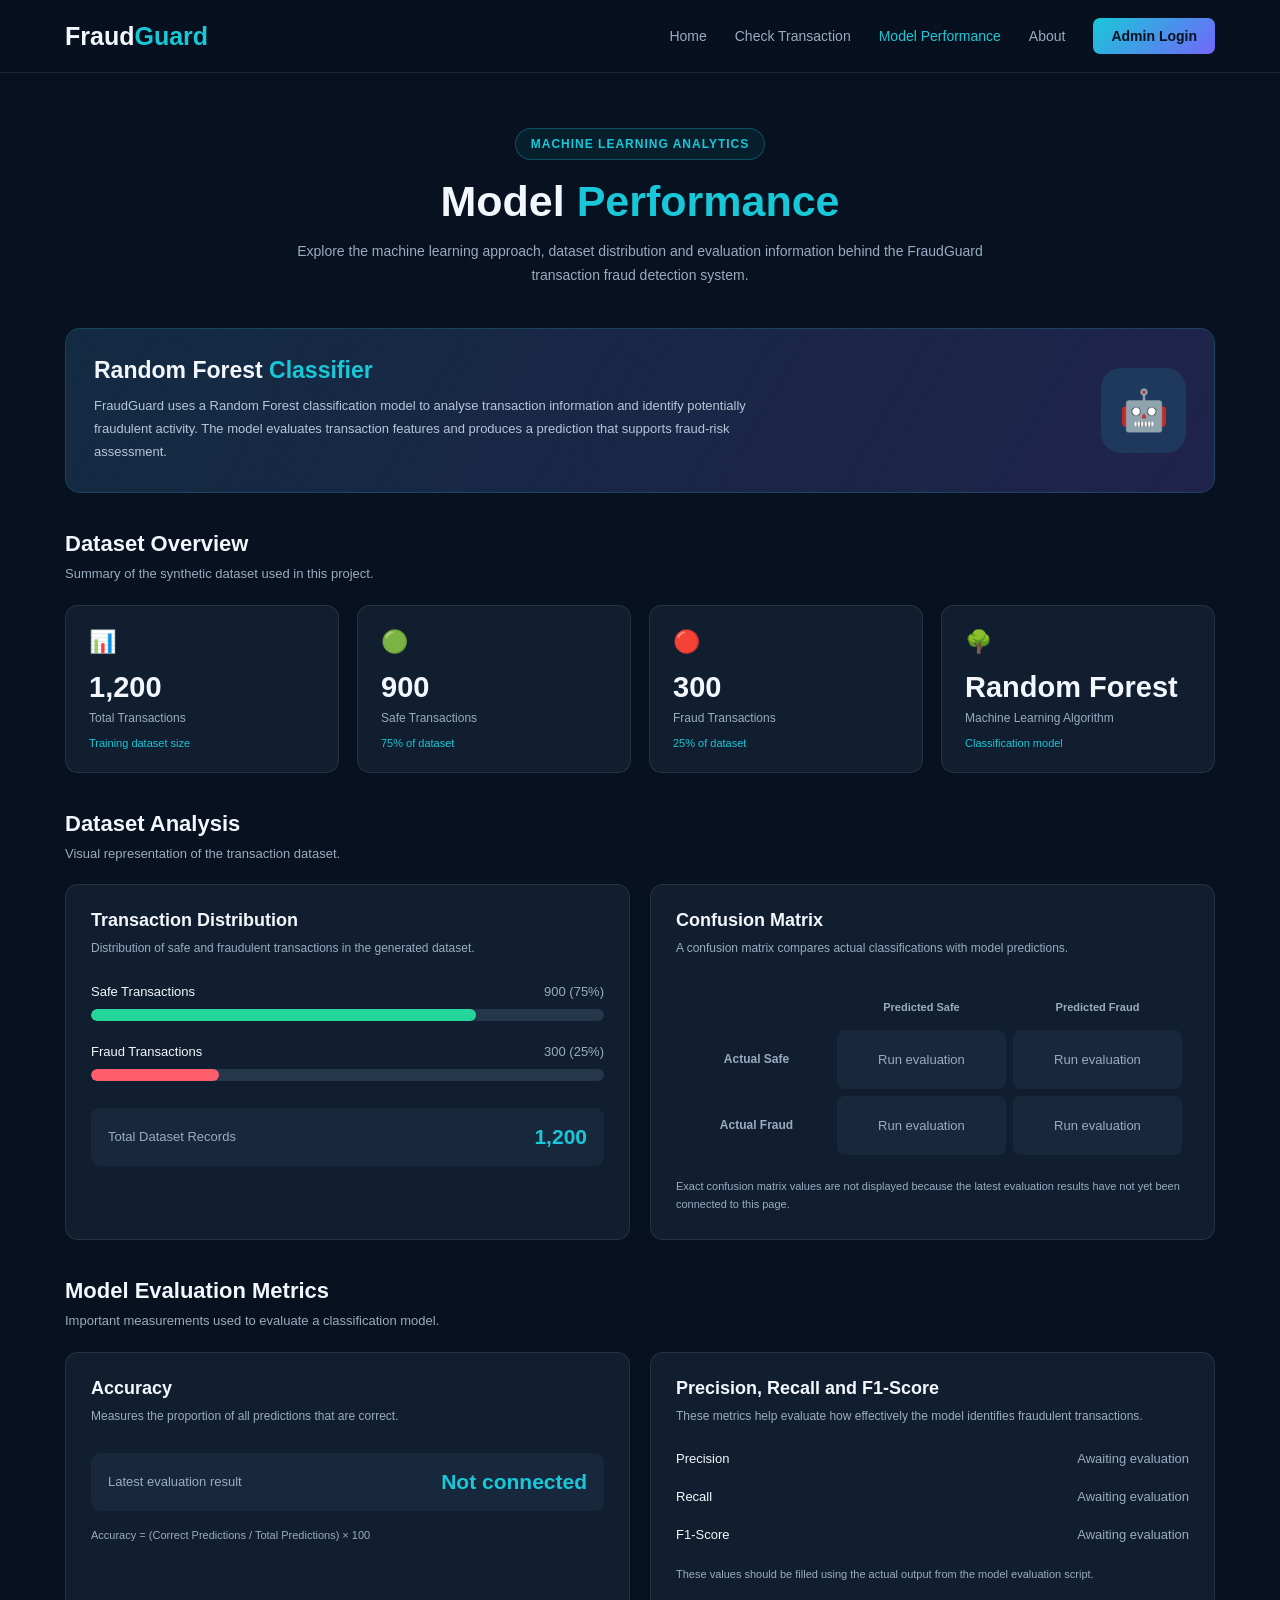
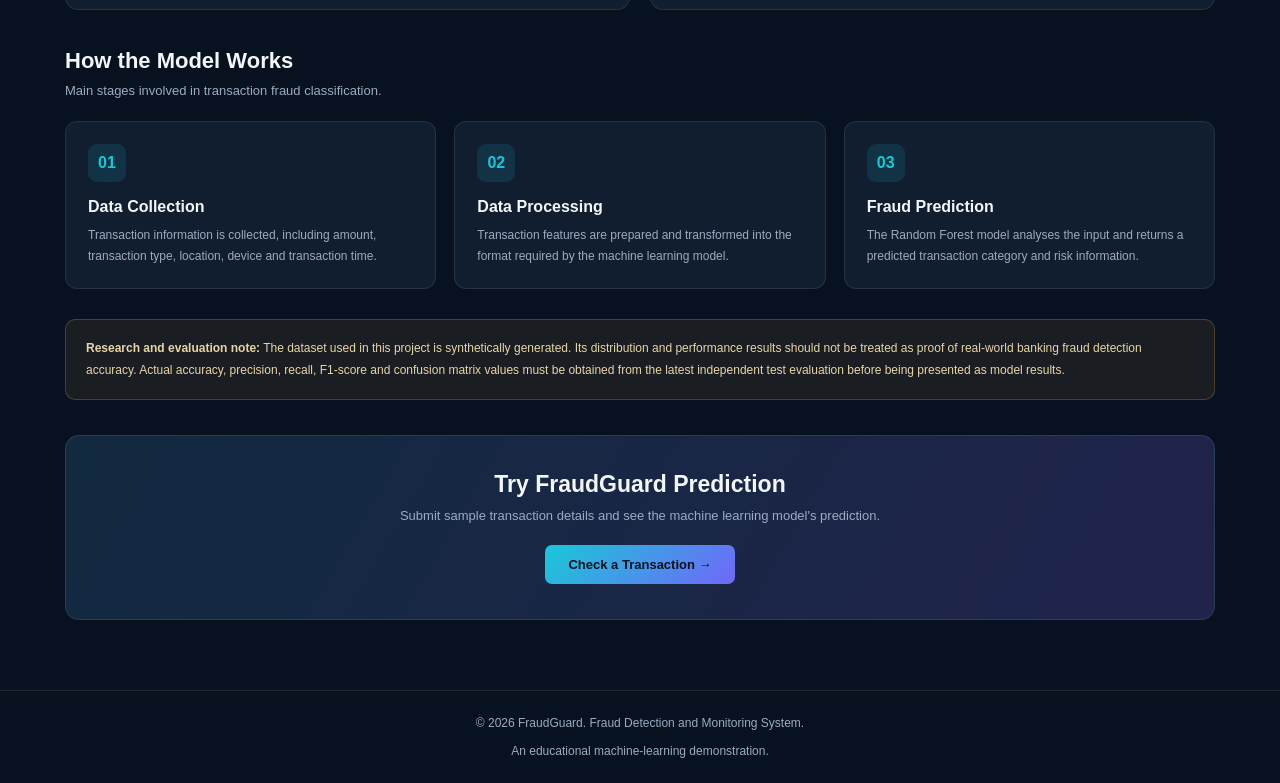
<file: Frontend/model-performance.html>
<!DOCTYPE html>
<html lang="en">
<head>
    <meta charset="UTF-8">
    <meta name="viewport" content="width=device-width, initial-scale=1.0">
    <title>Model Performance | FraudGuard</title>

    <style>
        * {
            margin: 0;
            padding: 0;
            box-sizing: border-box;
            font-family: "Segoe UI", Arial, sans-serif;
        }

        :root {
            --bg: #07111f;
            --surface: #101e30;
            --surface-light: #17283d;
            --primary: #18c8d8;
            --secondary: #7167f9;
            --text: #f3f7fc;
            --muted: #9aacc1;
            --border: rgba(255,255,255,0.09);
            --success: #25d69a;
            --danger: #ff5d6c;
            --warning: #f5bd4f;
        }

        body {
            background: var(--bg);
            color: var(--text);
            min-height: 100vh;
        }

        a {
            color: inherit;
            text-decoration: none;
        }

        /* NAVBAR */

        header {
            background: rgba(7,17,31,0.96);
            border-bottom: 1px solid var(--border);
            position: sticky;
            top: 0;
            z-index: 100;
        }

        .navbar {
            max-width: 1200px;
            margin: auto;
            padding: 18px 25px;
            display: flex;
            justify-content: space-between;
            align-items: center;
        }

        .logo {
            font-size: 25px;
            font-weight: 800;
        }

        .logo span {
            color: var(--primary);
        }

        .nav-links {
            display: flex;
            align-items: center;
            gap: 28px;
        }

        .nav-links a {
            color: var(--muted);
            font-size: 14px;
            transition: 0.3s;
        }

        .nav-links a:hover,
        .nav-links a.active {
            color: var(--primary);
        }

        .admin-btn {
            background: linear-gradient(135deg, var(--primary), var(--secondary));
            color: #07111f !important;
            padding: 10px 18px;
            border-radius: 7px;
            font-weight: 700;
        }

        .menu-btn {
            display: none;
            background: none;
            border: none;
            color: white;
            font-size: 27px;
            cursor: pointer;
        }

        /* PAGE */

        .container {
            max-width: 1200px;
            margin: auto;
            padding: 55px 25px 70px;
        }

        .page-heading {
            text-align: center;
            margin-bottom: 40px;
        }

        .tag {
            display: inline-block;
            padding: 8px 15px;
            background: rgba(24,200,216,0.08);
            border: 1px solid rgba(24,200,216,0.3);
            color: var(--primary);
            border-radius: 30px;
            font-size: 12px;
            font-weight: 700;
            letter-spacing: 1px;
            margin-bottom: 17px;
        }

        .page-heading h1 {
            font-size: clamp(30px, 5vw, 43px);
            margin-bottom: 14px;
        }

        .page-heading h1 span {
            color: var(--primary);
        }

        .page-heading p {
            color: var(--muted);
            line-height: 1.7;
            max-width: 700px;
            margin: auto;
            font-size: 14px;
        }

        /* SECTION */

        .section-title {
            margin: 38px 0 20px;
        }

        .section-title h2 {
            font-size: 22px;
            margin-bottom: 7px;
        }

        .section-title p {
            color: var(--muted);
            font-size: 13px;
            line-height: 1.6;
        }

        /* MODEL INTRO */

        .model-banner {
            background: linear-gradient(120deg, #132b42, #20234b);
            border: 1px solid rgba(24,200,216,0.18);
            border-radius: 15px;
            padding: 28px;
            display: flex;
            justify-content: space-between;
            align-items: center;
            gap: 25px;
        }

        .model-banner h2 {
            font-size: 23px;
            margin-bottom: 10px;
        }

        .model-banner h2 span {
            color: var(--primary);
        }

        .model-banner p {
            color: #b6c6d8;
            font-size: 13px;
            line-height: 1.8;
            max-width: 690px;
        }

        .model-icon {
            min-width: 85px;
            height: 85px;
            display: flex;
            align-items: center;
            justify-content: center;
            border-radius: 20px;
            background: rgba(24,200,216,0.12);
            font-size: 40px;
        }

        /* STAT CARDS */

        .stats-grid {
            display: grid;
            grid-template-columns: repeat(4, 1fr);
            gap: 18px;
        }

        .stat-card {
            background: var(--surface);
            border: 1px solid var(--border);
            padding: 23px;
            border-radius: 13px;
            transition: 0.3s;
        }

        .stat-card:hover {
            transform: translateY(-4px);
            border-color: rgba(24,200,216,0.35);
        }

        .stat-icon {
            font-size: 22px;
            margin-bottom: 16px;
        }

        .stat-card h3 {
            font-size: 29px;
            margin-bottom: 7px;
        }

        .stat-card p {
            color: var(--muted);
            font-size: 12px;
        }

        .stat-note {
            display: block;
            color: var(--primary);
            font-size: 11px;
            margin-top: 12px;
        }

        /* CONTENT GRID */

        .content-grid {
            display: grid;
            grid-template-columns: 1fr 1fr;
            gap: 20px;
        }

        .panel {
            background: var(--surface);
            border: 1px solid var(--border);
            border-radius: 13px;
            padding: 25px;
        }

        .panel h3 {
            font-size: 18px;
            margin-bottom: 8px;
        }

        .panel-description {
            color: var(--muted);
            font-size: 12px;
            margin-bottom: 25px;
            line-height: 1.6;
        }

        /* DATASET BAR */

        .dataset-row {
            margin-bottom: 23px;
        }

        .dataset-label {
            display: flex;
            justify-content: space-between;
            gap: 10px;
            margin-bottom: 10px;
            font-size: 13px;
        }

        .dataset-label span:last-child {
            color: var(--muted);
        }

        .bar-track {
            width: 100%;
            height: 12px;
            background: #25374b;
            border-radius: 20px;
            overflow: hidden;
        }

        .bar-fill {
            height: 100%;
            border-radius: 20px;
        }

        .safe-fill {
            width: 75%;
            background: var(--success);
        }

        .fraud-fill {
            width: 25%;
            background: var(--danger);
        }

        .dataset-total {
            background: var(--surface-light);
            border-radius: 9px;
            padding: 17px;
            display: flex;
            justify-content: space-between;
            align-items: center;
            margin-top: 27px;
        }

        .dataset-total span {
            color: var(--muted);
            font-size: 13px;
        }

        .dataset-total strong {
            font-size: 21px;
            color: var(--primary);
        }

        /* CONFUSION MATRIX */

        .matrix {
            width: 100%;
            border-collapse: separate;
            border-spacing: 7px;
            text-align: center;
        }

        .matrix th {
            color: var(--muted);
            font-size: 11px;
            font-weight: 600;
            padding: 10px 5px;
        }

        .matrix td {
            padding: 22px 8px;
            border-radius: 8px;
            font-size: 18px;
            font-weight: 800;
        }

        .matrix .actual {
            font-size: 12px;
            color: var(--muted);
            font-weight: 600;
        }

        .matrix-safe {
            background: rgba(37,214,154,0.15);
            color: var(--success);
        }

        .matrix-fraud {
            background: rgba(255,93,108,0.15);
            color: var(--danger);
        }

        .matrix-placeholder {
            color: var(--muted) !important;
            font-size: 13px !important;
            font-weight: 500 !important;
            background: var(--surface-light);
        }

        .matrix-note {
            margin-top: 15px;
            font-size: 11px;
            color: var(--muted);
            line-height: 1.7;
        }

        /* PROCESS */

        .process-grid {
            display: grid;
            grid-template-columns: repeat(3, 1fr);
            gap: 18px;
        }

        .process-card {
            background: var(--surface);
            border: 1px solid var(--border);
            border-radius: 12px;
            padding: 22px;
        }

        .process-number {
            width: 38px;
            height: 38px;
            background: rgba(24,200,216,0.12);
            color: var(--primary);
            display: flex;
            align-items: center;
            justify-content: center;
            border-radius: 9px;
            font-weight: 800;
            margin-bottom: 16px;
        }

        .process-card h3 {
            font-size: 16px;
            margin-bottom: 9px;
        }

        .process-card p {
            color: var(--muted);
            font-size: 12px;
            line-height: 1.7;
        }

        /* NOTE */

        .notice {
            margin-top: 30px;
            padding: 18px 20px;
            background: rgba(245,189,79,0.08);
            border: 1px solid rgba(245,189,79,0.22);
            border-radius: 10px;
            color: #e8d5a7;
            font-size: 12px;
            line-height: 1.8;
        }

        .cta {
            margin-top: 35px;
            text-align: center;
            padding: 35px 20px;
            background: linear-gradient(120deg, #122a40, #20234b);
            border: 1px solid var(--border);
            border-radius: 14px;
        }

        .cta h2 {
            font-size: 23px;
            margin-bottom: 10px;
        }

        .cta p {
            color: var(--muted);
            font-size: 13px;
            margin-bottom: 22px;
        }

        .cta a {
            display: inline-block;
            padding: 12px 23px;
            background: linear-gradient(135deg, var(--primary), var(--secondary));
            color: #07111f;
            border-radius: 7px;
            font-size: 13px;
            font-weight: 800;
        }

        /* FOOTER */

        footer {
            border-top: 1px solid var(--border);
            padding: 25px;
            text-align: center;
            color: var(--muted);
            font-size: 12px;
        }

        /* RESPONSIVE */

        @media (max-width: 900px) {
            .stats-grid {
                grid-template-columns: repeat(2, 1fr);
            }
        }

        @media (max-width: 700px) {
            .content-grid {
                grid-template-columns: 1fr;
            }

            .process-grid {
                grid-template-columns: 1fr;
            }

            .model-banner {
                align-items: flex-start;
            }
        }

        @media (max-width: 650px) {
            .navbar {
                padding: 15px 18px;
            }

            .menu-btn {
                display: block;
            }

            .nav-links {
                display: none;
                position: absolute;
                top: 65px;
                left: 0;
                width: 100%;
                padding: 20px;
                background: #101e30;
                border-bottom: 1px solid var(--border);
                flex-direction: column;
                align-items: flex-start;
                gap: 20px;
            }

            .nav-links.open {
                display: flex;
            }

            .container {
                padding: 38px 16px 50px;
            }

            .model-banner {
                flex-direction: column-reverse;
            }

            .stat-card {
                padding: 17px;
            }

            .stat-card h3 {
                font-size: 24px;
            }
        }

        @media (max-width: 380px) {
            .stats-grid {
                grid-template-columns: 1fr;
            }
        }
    </style>
</head>

<body>

    <!-- NAVBAR -->

    <header>
        <nav class="navbar">

            <a href="index.html" class="logo">
                Fraud<span>Guard</span>
            </a>

            <button class="menu-btn" id="menuBtn" aria-label="Toggle navigation">
                ☰
            </button>

            <div class="nav-links" id="navLinks">
                <a href="index.html">Home</a>
                <a href="prediction.html">Check Transaction</a>
                <a href="model-performance.html" class="active">Model Performance</a>
                <a href="index.html#about">About</a>
                <a href="login.html" class="admin-btn">Admin Login</a>
            </div>

        </nav>
    </header>

    <!-- MAIN CONTENT -->

    <main class="container">

        <section class="page-heading">
            <span class="tag">MACHINE LEARNING ANALYTICS</span>

            <h1>
                Model <span>Performance</span>
            </h1>

            <p>
                Explore the machine learning approach, dataset distribution
                and evaluation information behind the FraudGuard transaction
                fraud detection system.
            </p>
        </section>

        <!-- MODEL INTRODUCTION -->

        <section class="model-banner">

            <div>
                <h2>
                    Random Forest <span>Classifier</span>
                </h2>

                <p>
                    FraudGuard uses a Random Forest classification model
                    to analyse transaction information and identify
                    potentially fraudulent activity. The model evaluates
                    transaction features and produces a prediction that
                    supports fraud-risk assessment.
                </p>
            </div>

            <div class="model-icon">🤖</div>

        </section>

        <!-- DATASET OVERVIEW -->

        <section class="section-title">
            <h2>Dataset Overview</h2>
            <p>Summary of the synthetic dataset used in this project.</p>
        </section>

        <div class="stats-grid">

            <div class="stat-card">
                <div class="stat-icon">📊</div>
                <h3>1,200</h3>
                <p>Total Transactions</p>
                <span class="stat-note">Training dataset size</span>
            </div>

            <div class="stat-card">
                <div class="stat-icon">🟢</div>
                <h3>900</h3>
                <p>Safe Transactions</p>
                <span class="stat-note">75% of dataset</span>
            </div>

            <div class="stat-card">
                <div class="stat-icon">🔴</div>
                <h3>300</h3>
                <p>Fraud Transactions</p>
                <span class="stat-note">25% of dataset</span>
            </div>

            <div class="stat-card">
                <div class="stat-icon">🌳</div>
                <h3>Random Forest</h3>
                <p>Machine Learning Algorithm</p>
                <span class="stat-note">Classification model</span>
            </div>

        </div>

        <!-- DATASET AND CONFUSION MATRIX -->

        <section class="section-title">
            <h2>Dataset Analysis</h2>
            <p>Visual representation of the transaction dataset.</p>
        </section>

        <div class="content-grid">

            <!-- DATASET DISTRIBUTION -->

            <div class="panel">

                <h3>Transaction Distribution</h3>

                <p class="panel-description">
                    Distribution of safe and fraudulent transactions
                    in the generated dataset.
                </p>

                <div class="dataset-row">

                    <div class="dataset-label">
                        <span>Safe Transactions</span>
                        <span>900 (75%)</span>
                    </div>

                    <div class="bar-track">
                        <div class="bar-fill safe-fill"></div>
                    </div>

                </div>

                <div class="dataset-row">

                    <div class="dataset-label">
                        <span>Fraud Transactions</span>
                        <span>300 (25%)</span>
                    </div>

                    <div class="bar-track">
                        <div class="bar-fill fraud-fill"></div>
                    </div>

                </div>

                <div class="dataset-total">
                    <span>Total Dataset Records</span>
                    <strong>1,200</strong>
                </div>

            </div>

            <!-- CONFUSION MATRIX -->

            <div class="panel">

                <h3>Confusion Matrix</h3>

                <p class="panel-description">
                    A confusion matrix compares actual classifications
                    with model predictions.
                </p>

                <table class="matrix">

                    <thead>
                        <tr>
                            <th></th>
                            <th>Predicted Safe</th>
                            <th>Predicted Fraud</th>
                        </tr>
                    </thead>

                    <tbody>
                        <tr>
                            <td class="actual">Actual Safe</td>
                            <td class="matrix-placeholder">Run evaluation</td>
                            <td class="matrix-placeholder">Run evaluation</td>
                        </tr>

                        <tr>
                            <td class="actual">Actual Fraud</td>
                            <td class="matrix-placeholder">Run evaluation</td>
                            <td class="matrix-placeholder">Run evaluation</td>
                        </tr>
                    </tbody>

                </table>

                <p class="matrix-note">
                    Exact confusion matrix values are not displayed because
                    the latest evaluation results have not yet been connected
                    to this page.
                </p>

            </div>

        </div>

        <!-- MODEL EVALUATION -->

        <section class="section-title">
            <h2>Model Evaluation Metrics</h2>
            <p>
                Important measurements used to evaluate a classification model.
            </p>
        </section>

        <div class="content-grid">

            <div class="panel">

                <h3>Accuracy</h3>

                <p class="panel-description">
                    Measures the proportion of all predictions that are
                    correct.
                </p>

                <div class="dataset-total">
                    <span>Latest evaluation result</span>
                    <strong>Not connected</strong>
                </div>

                <p class="matrix-note">
                    Accuracy = (Correct Predictions / Total Predictions) × 100
                </p>

            </div>

            <div class="panel">

                <h3>Precision, Recall and F1-Score</h3>

                <p class="panel-description">
                    These metrics help evaluate how effectively the model
                    identifies fraudulent transactions.
                </p>

                <div class="dataset-row">
                    <div class="dataset-label">
                        <span>Precision</span>
                        <span>Awaiting evaluation</span>
                    </div>
                </div>

                <div class="dataset-row">
                    <div class="dataset-label">
                        <span>Recall</span>
                        <span>Awaiting evaluation</span>
                    </div>
                </div>

                <div class="dataset-row">
                    <div class="dataset-label">
                        <span>F1-Score</span>
                        <span>Awaiting evaluation</span>
                    </div>
                </div>

                <p class="matrix-note">
                    These values should be filled using the actual output
                    from the model evaluation script.
                </p>

            </div>

        </div>

        <!-- HOW MODEL WORKS -->

        <section class="section-title">
            <h2>How the Model Works</h2>
            <p>
                Main stages involved in transaction fraud classification.
            </p>
        </section>

        <div class="process-grid">

            <div class="process-card">
                <div class="process-number">01</div>
                <h3>Data Collection</h3>
                <p>
                    Transaction information is collected, including amount,
                    transaction type, location, device and transaction time.
                </p>
            </div>

            <div class="process-card">
                <div class="process-number">02</div>
                <h3>Data Processing</h3>
                <p>
                    Transaction features are prepared and transformed into
                    the format required by the machine learning model.
                </p>
            </div>

            <div class="process-card">
                <div class="process-number">03</div>
                <h3>Fraud Prediction</h3>
                <p>
                    The Random Forest model analyses the input and returns
                    a predicted transaction category and risk information.
                </p>
            </div>

        </div>

        <!-- IMPORTANT NOTE -->

        <div class="notice">
            <strong>Research and evaluation note:</strong>
            The dataset used in this project is synthetically generated.
            Its distribution and performance results should not be treated
            as proof of real-world banking fraud detection accuracy.
            Actual accuracy, precision, recall, F1-score and confusion matrix
            values must be obtained from the latest independent test
            evaluation before being presented as model results.
        </div>

        <!-- CTA -->

        <section class="cta">

            <h2>Try FraudGuard Prediction</h2>

            <p>
                Submit sample transaction details and see the machine
                learning model's prediction.
            </p>

            <a href="prediction.html">
                Check a Transaction →
            </a>

        </section>

    </main>

    <!-- FOOTER -->

    <footer>
        © 2026 FraudGuard. Fraud Detection and Monitoring System.
        <br><br>
        An educational machine-learning demonstration.
    </footer>

    <script>
        // Mobile navigation
        const menuBtn = document.getElementById("menuBtn");
        const navLinks = document.getElementById("navLinks");

        menuBtn.addEventListener("click", function () {
            navLinks.classList.toggle("open");
        });

        navLinks.querySelectorAll("a").forEach(function (link) {
            link.addEventListener("click", function () {
                navLinks.classList.remove("open");
            });
        });
    </script>

</body>
</html>
</file>
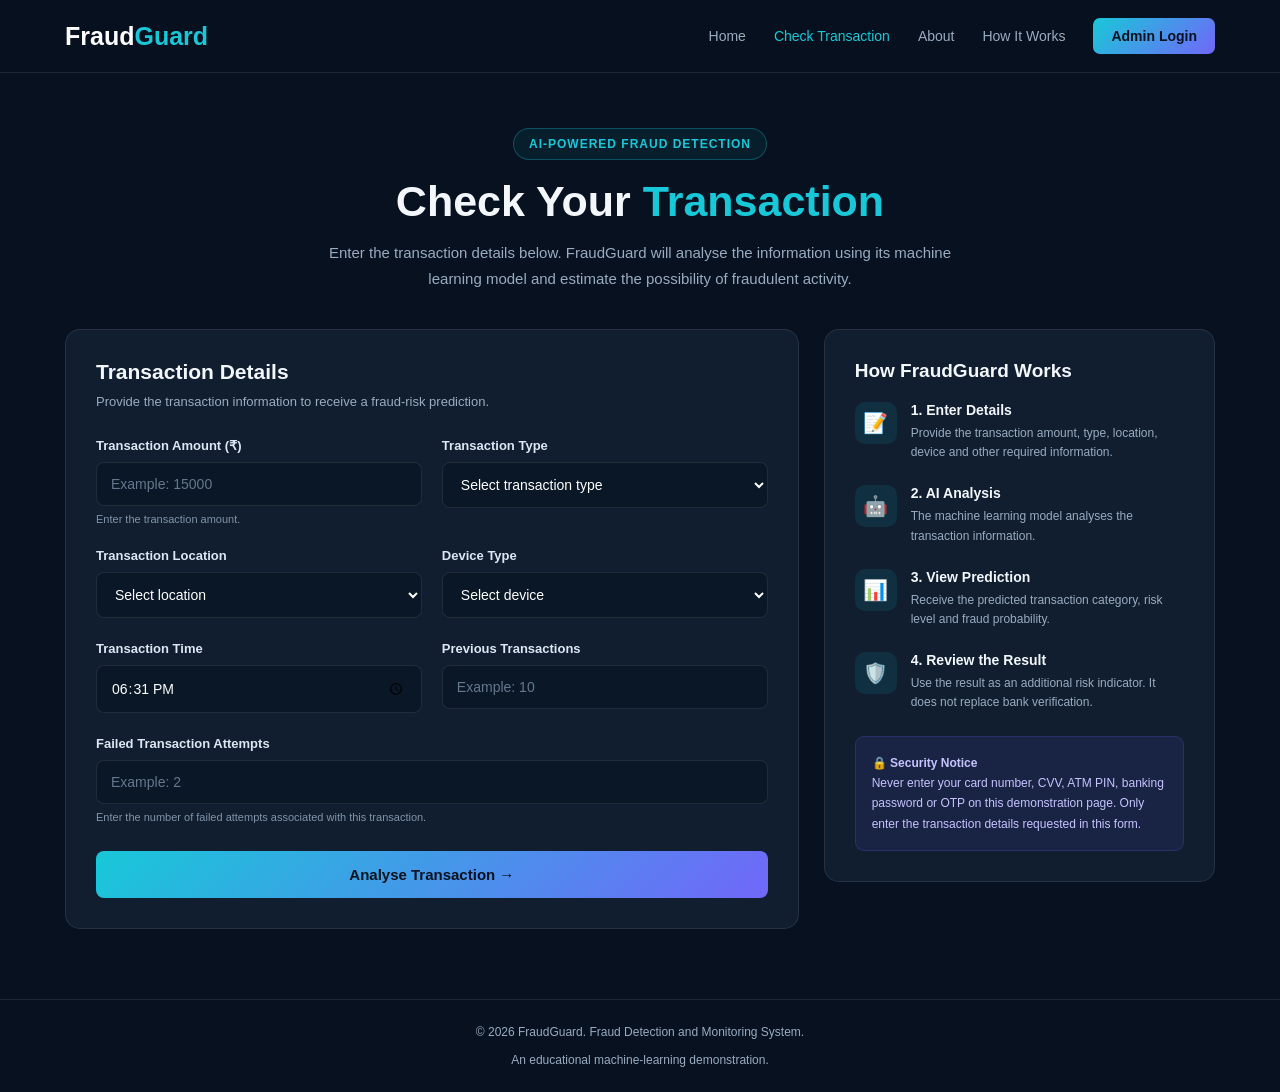
<file: Frontend/prediction.html>
<!DOCTYPE html>
<html lang="en">
<head>
    <meta charset="UTF-8">
    <meta name="viewport" content="width=device-width, initial-scale=1.0">
    <title>Check Transaction | FraudGuard</title>

    <style>
        * {
            margin: 0;
            padding: 0;
            box-sizing: border-box;
            font-family: "Segoe UI", Arial, sans-serif;
        }

        :root {
            --bg: #07111f;
            --surface: #101e30;
            --surface-light: #17283d;
            --primary: #18c8d8;
            --secondary: #7167f9;
            --text: #f3f7fc;
            --muted: #9aacc1;
            --border: rgba(255,255,255,0.09);
            --danger: #ff5d6c;
            --success: #25d69a;
        }

        body {
            background: var(--bg);
            color: var(--text);
            min-height: 100vh;
        }

        a {
            text-decoration: none;
            color: inherit;
        }

        header {
            width: 100%;
            background: rgba(7,17,31,0.95);
            border-bottom: 1px solid var(--border);
            position: sticky;
            top: 0;
            z-index: 100;
        }

        .navbar {
            max-width: 1200px;
            margin: auto;
            padding: 18px 25px;
            display: flex;
            justify-content: space-between;
            align-items: center;
        }

        .logo {
            font-size: 25px;
            font-weight: 800;
            color: white;
        }

        .logo span {
            color: var(--primary);
        }

        .nav-links {
            display: flex;
            align-items: center;
            gap: 28px;
        }

        .nav-links a {
            color: var(--muted);
            font-size: 14px;
            transition: 0.3s;
        }

        .nav-links a:hover,
        .nav-links a.active {
            color: var(--primary);
        }

        .admin-btn {
            background: linear-gradient(135deg, var(--primary), var(--secondary));
            color: #07111f !important;
            padding: 10px 18px;
            border-radius: 7px;
            font-weight: 700;
        }

        .menu-btn {
            display: none;
            background: none;
            border: none;
            color: white;
            font-size: 27px;
            cursor: pointer;
        }

        .page-container {
            max-width: 1200px;
            margin: auto;
            padding: 55px 25px 70px;
        }

        .page-heading {
            text-align: center;
            margin-bottom: 38px;
        }

        .tag {
            display: inline-block;
            padding: 8px 15px;
            border: 1px solid rgba(24,200,216,0.3);
            background: rgba(24,200,216,0.08);
            color: var(--primary);
            border-radius: 30px;
            font-size: 12px;
            font-weight: 700;
            letter-spacing: 1px;
            margin-bottom: 17px;
        }

        .page-heading h1 {
            font-size: clamp(30px, 5vw, 43px);
            margin-bottom: 14px;
        }

        .page-heading h1 span {
            color: var(--primary);
        }

        .page-heading p {
            color: var(--muted);
            line-height: 1.7;
            max-width: 650px;
            margin: auto;
            font-size: 15px;
        }

        .main-grid {
            display: grid;
            grid-template-columns: 1.5fr 0.8fr;
            gap: 25px;
            align-items: start;
        }

        .form-card,
        .info-card {
            background: var(--surface);
            border: 1px solid var(--border);
            border-radius: 15px;
            padding: 30px;
        }

        .card-heading {
            margin-bottom: 25px;
        }

        .card-heading h2 {
            font-size: 21px;
            margin-bottom: 8px;
        }

        .card-heading p {
            color: var(--muted);
            font-size: 13px;
            line-height: 1.6;
        }

        .form-grid {
            display: grid;
            grid-template-columns: 1fr 1fr;
            gap: 20px;
        }

        .form-group {
            margin-bottom: 3px;
        }

        .form-group.full {
            grid-column: 1 / -1;
        }

        label {
            display: block;
            font-size: 13px;
            font-weight: 600;
            margin-bottom: 9px;
            color: #dce7f3;
        }

        input,
        select {
            width: 100%;
            padding: 13px 14px;
            background: #0a1727;
            border: 1px solid var(--border);
            border-radius: 8px;
            color: white;
            outline: none;
            font-size: 14px;
            transition: 0.3s;
        }

        input:focus,
        select:focus {
            border-color: var(--primary);
            box-shadow: 0 0 0 3px rgba(24,200,216,0.1);
        }

        input::placeholder {
            color: #65788e;
        }

        select option {
            background: #101e30;
            color: white;
        }

        .input-help {
            display: block;
            color: #8194a9;
            font-size: 11px;
            margin-top: 7px;
        }

        .submit-btn {
            width: 100%;
            margin-top: 25px;
            padding: 15px;
            border: none;
            border-radius: 8px;
            background: linear-gradient(135deg, var(--primary), var(--secondary));
            color: #07111f;
            font-size: 15px;
            font-weight: 800;
            cursor: pointer;
            transition: 0.3s;
        }

        .submit-btn:hover {
            transform: translateY(-2px);
            box-shadow: 0 8px 25px rgba(24,200,216,0.2);
        }

        .submit-btn:disabled {
            opacity: 0.6;
            cursor: not-allowed;
            transform: none;
        }

        .info-card h3 {
            font-size: 19px;
            margin-bottom: 20px;
        }

        .info-item {
            display: flex;
            gap: 14px;
            margin-bottom: 23px;
        }

        .info-icon {
            min-width: 42px;
            height: 42px;
            display: flex;
            align-items: center;
            justify-content: center;
            background: rgba(24,200,216,0.1);
            border-radius: 10px;
            font-size: 20px;
        }

        .info-item h4 {
            font-size: 14px;
            margin-bottom: 6px;
        }

        .info-item p {
            color: var(--muted);
            font-size: 12px;
            line-height: 1.6;
        }

        .security-note {
            margin-top: 12px;
            background: rgba(113,103,249,0.1);
            border: 1px solid rgba(113,103,249,0.2);
            padding: 16px;
            border-radius: 9px;
            color: #c6c3ff;
            font-size: 12px;
            line-height: 1.7;
        }

        .result-card {
            display: none;
            margin-top: 25px;
            padding: 25px;
            border-radius: 13px;
            background: var(--surface);
            border: 1px solid var(--border);
        }

        .result-card.show {
            display: block;
        }

        .result-card.safe {
            border-color: rgba(37,214,154,0.45);
        }

        .result-card.fraud,
        .result-card.error {
            border-color: rgba(255,93,108,0.5);
        }

        .result-top {
            display: flex;
            align-items: center;
            gap: 14px;
            margin-bottom: 18px;
        }

        .result-icon {
            width: 48px;
            height: 48px;
            display: flex;
            justify-content: center;
            align-items: center;
            border-radius: 50%;
            font-size: 23px;
            background: rgba(37,214,154,0.12);
        }

        .safe .result-icon {
            background: rgba(37,214,154,0.12);
        }

        .fraud .result-icon,
        .error .result-icon {
            background: rgba(255,93,108,0.12);
        }

        .result-top h3 {
            font-size: 19px;
            margin-bottom: 5px;
        }

        .safe .result-top h3 {
            color: var(--success);
        }

        .fraud .result-top h3,
        .error .result-top h3 {
            color: var(--danger);
        }

        .result-top p {
            font-size: 12px;
            color: var(--muted);
        }

        .result-details {
            display: grid;
            grid-template-columns: 1fr 1fr;
            gap: 12px;
            margin-top: 20px;
        }

        .result-detail {
            padding: 15px;
            border-radius: 8px;
            background: #0a1727;
        }

        .result-detail span {
            display: block;
            color: var(--muted);
            font-size: 12px;
            margin-bottom: 8px;
        }

        .result-detail strong {
            font-size: 18px;
        }

        .probability-track {
            height: 9px;
            background: #26374b;
            border-radius: 20px;
            overflow: hidden;
            margin-top: 15px;
        }

        .probability-fill {
            height: 100%;
            width: 0%;
            border-radius: 20px;
            background: var(--primary);
            transition: width 0.5s ease;
        }

        .safe .probability-fill {
            background: var(--success);
        }

        .fraud .probability-fill {
            background: var(--danger);
        }

        .result-message {
            margin-top: 18px;
            color: #c3d0df;
            font-size: 13px;
            line-height: 1.7;
        }

        .disclaimer {
            margin-top: 18px;
            padding: 13px;
            border-radius: 8px;
            background: rgba(255,255,255,0.04);
            color: var(--muted);
            font-size: 11px;
            line-height: 1.7;
        }

        .loading {
            display: inline-block;
            width: 17px;
            height: 17px;
            border: 2px solid rgba(7,17,31,0.3);
            border-top-color: #07111f;
            border-radius: 50%;
            animation: spin 0.7s linear infinite;
            vertical-align: middle;
            margin-right: 8px;
        }

        @keyframes spin {
            to {
                transform: rotate(360deg);
            }
        }

        footer {
            border-top: 1px solid var(--border);
            padding: 25px;
            text-align: center;
            color: var(--muted);
            font-size: 12px;
        }

        @media (max-width: 850px) {
            .main-grid {
                grid-template-columns: 1fr;
            }

            .info-card {
                display: grid;
                grid-template-columns: 1fr 1fr;
                gap: 15px;
            }

            .info-card h3,
            .security-note {
                grid-column: 1 / -1;
            }
        }

        @media (max-width: 650px) {
            .navbar {
                padding: 15px 18px;
            }

            .menu-btn {
                display: block;
            }

            .nav-links {
                display: none;
                position: absolute;
                top: 65px;
                left: 0;
                width: 100%;
                padding: 20px;
                background: #101e30;
                border-bottom: 1px solid var(--border);
                flex-direction: column;
                align-items: flex-start;
                gap: 20px;
            }

            .nav-links.open {
                display: flex;
            }

            .page-container {
                padding: 38px 16px 50px;
            }

            .form-card,
            .info-card {
                padding: 21px;
            }

            .form-grid {
                grid-template-columns: 1fr;
            }

            .form-group.full {
                grid-column: auto;
            }

            .info-card {
                display: block;
            }

            .result-details {
                grid-template-columns: 1fr 1fr;
            }
        }

        @media (max-width: 380px) {
            .result-details {
                grid-template-columns: 1fr;
            }
        }
    </style>
</head>

<body>

    <!-- NAVBAR -->

    <header>
        <nav class="navbar">
            <a href="index.html" class="logo">
                Fraud<span>Guard</span>
            </a>

            <button class="menu-btn" id="menuBtn" aria-label="Toggle navigation">
                ☰
            </button>

            <div class="nav-links" id="navLinks">
                <a href="index.html">Home</a>
                <a href="prediction.html" class="active">Check Transaction</a>
                <a href="index.html#about">About</a>
                <a href="index.html#how-it-works">How It Works</a>

                <!-- Changes automatically based on admin session -->
                <a href="login.html" class="admin-btn" id="adminNavLink">
                    Admin Login
                </a>
            </div>
        </nav>
    </header>

    <!-- MAIN PAGE -->

    <main class="page-container">

        <section class="page-heading">
            <span class="tag">AI-POWERED FRAUD DETECTION</span>

            <h1>
                Check Your <span>Transaction</span>
            </h1>

            <p>
                Enter the transaction details below. FraudGuard will analyse
                the information using its machine learning model and estimate
                the possibility of fraudulent activity.
            </p>
        </section>

        <div class="main-grid">

            <!-- PREDICTION FORM -->

            <section class="form-card">

                <div class="card-heading">
                    <h2>Transaction Details</h2>
                    <p>
                        Provide the transaction information to receive a
                        fraud-risk prediction.
                    </p>
                </div>

                <form id="predictionForm">

                    <div class="form-grid">

                        <div class="form-group">
                            <label for="amount">Transaction Amount (₹)</label>

                            <input
                                type="number"
                                id="amount"
                                name="amount"
                                placeholder="Example: 15000"
                                min="0.01"
                                step="0.01"
                                required
                            >

                            <span class="input-help">
                                Enter the transaction amount.
                            </span>
                        </div>

                        <div class="form-group">
                            <label for="transaction_type">
                                Transaction Type
                            </label>

                            <select
                                id="transaction_type"
                                name="transaction_type"
                                required
                            >
                                <option value="">Select transaction type</option>
                                <option value="Online">Online</option>
                                <option value="ATM">ATM</option>
                                <option value="POS">POS</option>
                                <option value="Mobile">Mobile</option>
                            </select>
                        </div>

                        <div class="form-group">
                            <label for="location">Transaction Location</label>

                            <select
                                id="location"
                                name="location"
                                required
                            >
                                <option value="">Select location</option>
                                <option value="Mumbai">Mumbai</option>
                                <option value="Delhi">Delhi</option>
                                <option value="Bangalore">Bangalore</option>
                                <option value="Chennai">Chennai</option>
                                <option value="Hyderabad">Hyderabad</option>
                                <option value="Kolkata">Kolkata</option>
                                <option value="Unknown">Unknown</option>
                            </select>
                        </div>

                        <div class="form-group">
                            <label for="device_type">Device Type</label>

                            <select
                                id="device_type"
                                name="device_type"
                                required
                            >
                                <option value="">Select device</option>
                                <option value="Mobile">Mobile</option>
                                <option value="Desktop">Desktop</option>
                                <option value="Tablet">Tablet</option>
                                <option value="Unknown">Unknown</option>
                            </select>
                        </div>

                        <div class="form-group">
                            <label for="transaction_time">
                                Transaction Time
                            </label>

                            <input
                                type="time"
                                id="transaction_time"
                                name="transaction_time"
                                required
                            >
                        </div>

                        <div class="form-group">
                            <label for="previous_transactions">
                                Previous Transactions
                            </label>

                            <input
                                type="number"
                                id="previous_transactions"
                                name="previous_transactions"
                                placeholder="Example: 10"
                                min="0"
                                step="1"
                                required
                            >
                        </div>

                        <div class="form-group full">
                            <label for="failed_attempts">
                                Failed Transaction Attempts
                            </label>

                            <input
                                type="number"
                                id="failed_attempts"
                                name="failed_attempts"
                                placeholder="Example: 2"
                                min="0"
                                step="1"
                                required
                            >

                            <span class="input-help">
                                Enter the number of failed attempts associated
                                with this transaction.
                            </span>
                        </div>

                    </div>

                    <button type="submit" class="submit-btn" id="submitBtn">
                        Analyse Transaction →
                    </button>

                </form>

                <!-- RESULT AREA -->

                <section
                    class="result-card"
                    id="resultCard"
                    aria-live="polite"
                    aria-atomic="true"
                >

                    <div class="result-top">
                        <div class="result-icon" id="resultIcon">✓</div>

                        <div>
                            <h3 id="resultTitle">Prediction Result</h3>
                            <p id="resultSubtitle">
                                Transaction analysis completed.
                            </p>
                        </div>
                    </div>

                    <div class="result-details">

                        <div class="result-detail">
                            <span>Prediction</span>
                            <strong id="predictionValue">-</strong>
                        </div>

                        <div class="result-detail">
                            <span>Risk Level</span>
                            <strong id="riskValue">-</strong>
                        </div>

                        <div class="result-detail">
                            <span>Fraud Probability</span>
                            <strong id="probabilityValue">-</strong>
                        </div>

                        <div class="result-detail">
                            <span>Analysis Status</span>
                            <strong id="statusValue">-</strong>
                        </div>

                    </div>

                    <div class="probability-track">
                        <div class="probability-fill" id="probabilityFill"></div>
                    </div>

                    <p class="result-message" id="resultMessage"></p>

                    <div class="disclaimer">
                        <strong>Important:</strong> This is an automated
                        machine-learning estimate based on the supplied
                        transaction details. It is not a guarantee that a
                        transaction is safe or fraudulent. Do not use this
                        result as the sole basis for a financial decision.
                    </div>

                </section>

            </section>

            <!-- INFORMATION PANEL -->

            <aside class="info-card">

                <h3>How FraudGuard Works</h3>

                <div class="info-item">
                    <div class="info-icon">📝</div>

                    <div>
                        <h4>1. Enter Details</h4>
                        <p>
                            Provide the transaction amount, type, location,
                            device and other required information.
                        </p>
                    </div>
                </div>

                <div class="info-item">
                    <div class="info-icon">🤖</div>

                    <div>
                        <h4>2. AI Analysis</h4>
                        <p>
                            The machine learning model analyses the
                            transaction information.
                        </p>
                    </div>
                </div>

                <div class="info-item">
                    <div class="info-icon">📊</div>

                    <div>
                        <h4>3. View Prediction</h4>
                        <p>
                            Receive the predicted transaction category,
                            risk level and fraud probability.
                        </p>
                    </div>
                </div>

                <div class="info-item">
                    <div class="info-icon">🛡️</div>

                    <div>
                        <h4>4. Review the Result</h4>
                        <p>
                            Use the result as an additional risk indicator.
                            It does not replace bank verification.
                        </p>
                    </div>
                </div>

                <div class="security-note">
                    🔒 <strong>Security Notice</strong><br>
                    Never enter your card number, CVV, ATM PIN, banking
                    password or OTP on this demonstration page. Only enter
                    the transaction details requested in this form.
                </div>

            </aside>

        </div>

    </main>

    <!-- FOOTER -->

    <footer>
        © 2026 FraudGuard. Fraud Detection and Monitoring System.
        <br><br>
        An educational machine-learning demonstration.
    </footer>

    <!-- JAVASCRIPT -->

    <script>
        // Flask backend API URL
        const API_URL = "http://127.0.0.1:5000/api/predict";

        const predictionForm = document.getElementById("predictionForm");
        const submitBtn = document.getElementById("submitBtn");
        const resultCard = document.getElementById("resultCard");

        const menuBtn = document.getElementById("menuBtn");
        const navLinks = document.getElementById("navLinks");

        // Detect whether an admin session exists.
        // Use the same sessionStorage key as Frontend/js/auth.js.
        function updateAdminNavigation() {
            const adminToken = sessionStorage.getItem("fraudguard_token");
            const adminNavLink = document.getElementById("adminNavLink");

            if (adminToken) {
                adminNavLink.href = "dashboard.html";
                adminNavLink.textContent = "← Admin Dashboard";
            } else {
                adminNavLink.href = "login.html";
                adminNavLink.textContent = "Admin Login";
            }
        }

        updateAdminNavigation();

        // Mobile navigation
        menuBtn.addEventListener("click", function () {
            navLinks.classList.toggle("open");
        });

        // Close mobile menu after selecting a link
        navLinks.querySelectorAll("a").forEach(function (link) {
            link.addEventListener("click", function () {
                navLinks.classList.remove("open");
            });
        });

        // Hide previous result
        function hideResult() {
            resultCard.className = "result-card";
            resultCard.setAttribute("aria-hidden", "true");

            document.getElementById("probabilityFill").style.width = "0%";
        }

        // Show an error message
        function showError(message) {
            resultCard.className = "result-card show error";
            resultCard.setAttribute("aria-hidden", "false");

            document.getElementById("resultIcon").textContent = "!";
            document.getElementById("resultTitle").textContent =
                "Unable to Analyse Transaction";

            document.getElementById("resultSubtitle").textContent =
                "Please check the information and try again.";

            document.getElementById("predictionValue").textContent = "-";
            document.getElementById("riskValue").textContent = "-";
            document.getElementById("probabilityValue").textContent = "-";
            document.getElementById("statusValue").textContent = "Failed";

            document.getElementById("resultMessage").textContent = message;

            document.getElementById("probabilityFill").style.width = "0%";

            resultCard.scrollIntoView({
                behavior: "smooth",
                block: "nearest"
            });
        }

        // Convert response probability into a percentage
        function getProbability(data) {
            let probability = Number(data.fraud_probability);

            if (!Number.isFinite(probability)) {
                probability = Number(data.probability);
            }

            if (!Number.isFinite(probability)) {
                return null;
            }

            // Convert decimal probability to percentage if necessary
            if (probability >= 0 && probability <= 1) {
                probability = probability * 100;
            }

            return Math.min(100, Math.max(0, probability));
        }

        // Display a successful prediction
        function showResult(data) {
            const prediction = String(
                data.prediction || data.result || ""
            ).trim().toUpperCase();

            const riskLevel = String(
                data.risk_level || data.risk || "Not provided"
            ).trim().toUpperCase();

            const probability = getProbability(data);

            if (!prediction) {
                showError(
                    "The server response does not contain a prediction. " +
                    "Please check the backend API response."
                );
                return;
            }

            const isFraud =
                prediction.includes("FRAUD") &&
                !prediction.includes("NOT FRAUD");

            resultCard.className = isFraud
                ? "result-card show fraud"
                : "result-card show safe";

            resultCard.setAttribute("aria-hidden", "false");

            document.getElementById("resultIcon").textContent =
                isFraud ? "!" : "✓";

            document.getElementById("resultTitle").textContent =
                isFraud
                    ? "Potential Fraud Detected"
                    : "Transaction Classified as Safe";

            document.getElementById("resultSubtitle").textContent =
                isFraud
                    ? "The model identified possible fraudulent activity."
                    : "The model did not identify this transaction as fraud.";

            document.getElementById("predictionValue").textContent =
                prediction;

            document.getElementById("riskValue").textContent =
                riskLevel;

            document.getElementById("probabilityValue").textContent =
                probability === null
                    ? "Not provided"
                    : probability.toFixed(2) + "%";

            document.getElementById("statusValue").textContent =
                "Completed";

            document.getElementById("probabilityFill").style.width =
                probability === null ? "0%" : probability + "%";

            document.getElementById("resultMessage").textContent =
                isFraud
                    ? "Warning: The model has classified this transaction as potentially fraudulent. Review the transaction carefully."
                    : "The model has classified this transaction as safe. However, this prediction cannot guarantee that the transaction is free from fraud.";

            resultCard.scrollIntoView({
                behavior: "smooth",
                block: "nearest"
            });
        }

        // Submit transaction for prediction
        predictionForm.addEventListener("submit", async function (event) {

            event.preventDefault();

            hideResult();

            const amount = Number(
                document.getElementById("amount").value
            );

            const previousTransactions = Number(
                document.getElementById("previous_transactions").value
            );

            const failedAttempts = Number(
                document.getElementById("failed_attempts").value
            );

            if (!Number.isFinite(amount) || amount <= 0) {
                showError("Please enter a valid transaction amount greater than zero.");
                return;
            }

            if (
                !Number.isInteger(previousTransactions) ||
                previousTransactions < 0
            ) {
                showError("Previous transactions must be a whole number of zero or more.");
                return;
            }

            if (
                !Number.isInteger(failedAttempts) ||
                failedAttempts < 0
            ) {
                showError("Failed attempts must be a whole number of zero or more.");
                return;
            }

            // Prepare data for Flask backend
            const transactionData = {
                amount: amount,

                transaction_type:
                    document.getElementById("transaction_type").value,

                location:
                    document.getElementById("location").value,

                device_type:
                    document.getElementById("device_type").value,

                transaction_time:
                    document.getElementById("transaction_time").value,

                previous_transactions: previousTransactions,

                failed_attempts: failedAttempts
            };

            // Loading state
            submitBtn.disabled = true;
            submitBtn.innerHTML =
                '<span class="loading"></span> Analysing Transaction...';

            try {

                const response = await fetch(API_URL, {
                    method: "POST",

                    headers: {
                        "Content-Type": "application/json"
                    },

                    body: JSON.stringify(transactionData)
                });

                // Read server response
                const responseText = await response.text();

                let data;

                try {
                    data = JSON.parse(responseText);
                } catch (parseError) {
                    throw new Error(
                        "The backend returned an invalid response. " +
                        "Check that the Flask API is running correctly."
                    );
                }

                if (!response.ok) {
                    throw new Error(
                        data.message ||
                        data.error ||
                        "Server error: HTTP " + response.status
                    );
                }

                if (data.success === false) {
                    throw new Error(
                        data.message ||
                        data.error ||
                        "The backend could not process this transaction."
                    );
                }

                showResult(data);

            } catch (error) {

                console.error("Prediction Error:", error);

                let message = error.message;

                if (
                    error instanceof TypeError ||
                    message.includes("Failed to fetch")
                ) {
                    message =
                        "Cannot connect to the FraudGuard backend. " +
                        "Please start the Flask server and check the API URL.";
                }

                showError(message);

            } finally {

                submitBtn.disabled = false;
                submitBtn.innerHTML = "Analyse Transaction →";

            }

        });

        // Set current time as the default transaction time
        document.getElementById("transaction_time").value =
            new Date().toTimeString().slice(0, 5);

    </script>

</body>
</html>
</file>
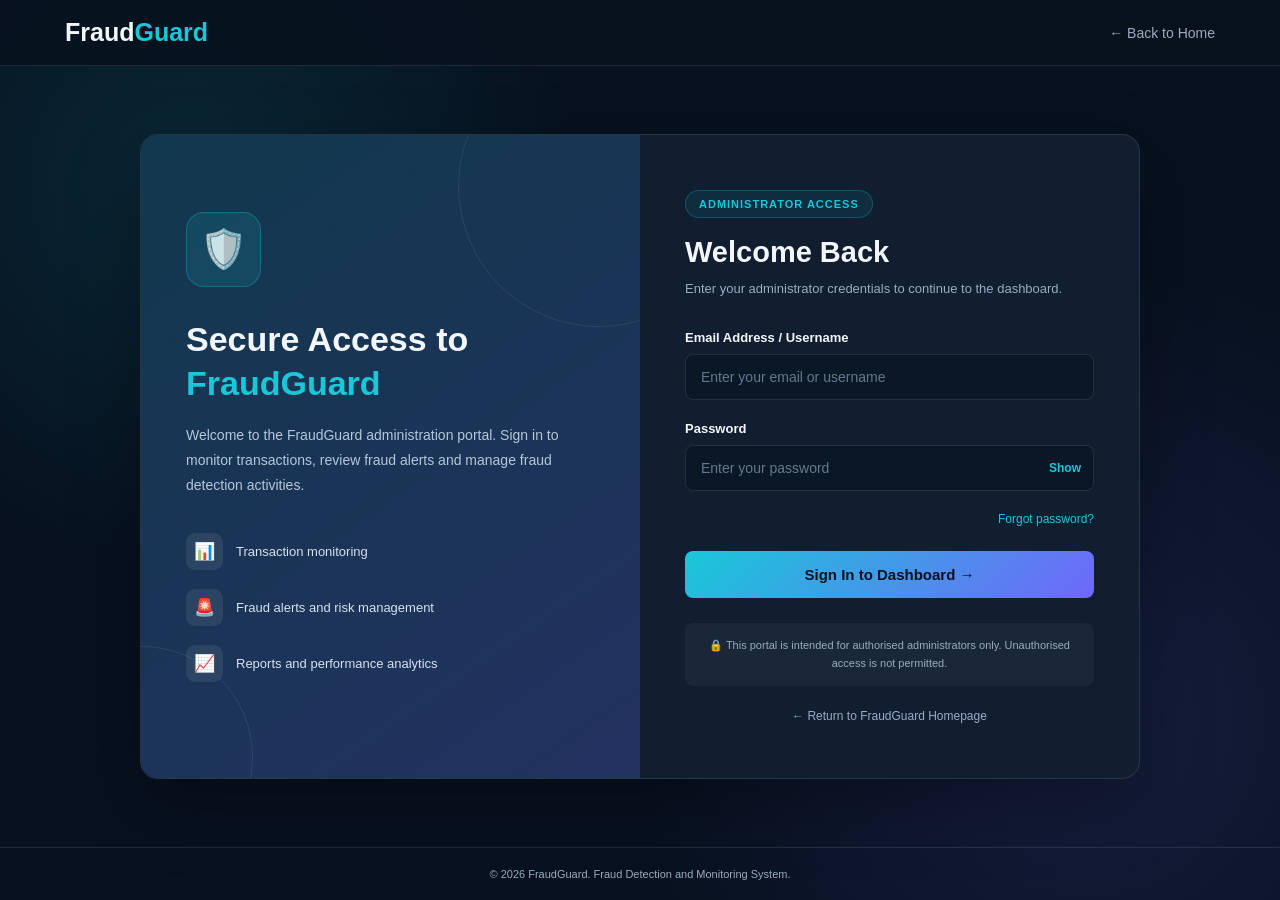
<file: Frontend/transactions.html>
<!DOCTYPE html>
<html lang="en">

<head>
    <meta charset="UTF-8">
    <meta name="viewport" content="width=device-width, initial-scale=1.0">

    <title>FraudGuard - Transactions</title>

    <link rel="stylesheet" href="css/style.css">

    <style>
        :root {
            --bg: #07111f;
            --sidebar: #101e30;
            --card: #101e30;
            --card-light: #17283d;
            --primary: #18c8d8;
            --secondary: #7167f9;
            --text: #f3f7fc;
            --muted: #9aacc1;
            --border: rgba(255,255,255,0.09);
            --danger: #ff5d6c;
            --success: #25d69a;
        }

        * {
            box-sizing: border-box;
        }

        body {
            background: var(--bg) !important;
            color: var(--text) !important;
            min-height: 100vh;
        }

        .dashboard-container {
            display: flex !important;
            min-height: 100vh;
            background: var(--bg) !important;
        }

        /* SIDEBAR */

        .sidebar {
            width: 255px !important;
            min-width: 255px;
            min-height: 100vh;
            background: var(--sidebar) !important;
            color: var(--text) !important;
            padding: 30px 20px !important;
            border-right: 1px solid var(--border);
        }

        .sidebar h2 {
            text-align: center;
            color: white !important;
            font-size: 25px;
            font-weight: 800;
            margin-bottom: 10px;
        }

        .sidebar h2::first-letter {
            color: white;
        }

        .admin-text {
            text-align: center;
            color: var(--muted) !important;
            font-size: 13px;
            margin-bottom: 40px;
        }

        .sidebar nav {
            display: flex;
            flex-direction: column;
            gap: 10px;
        }

        .sidebar nav a {
            display: block;
            padding: 14px 15px !important;
            border-radius: 9px;
            color: #b9c9dc !important;
            font-size: 14px;
            text-decoration: none;
            transition: 0.3s;
        }

        .sidebar nav a:hover {
            background: rgba(24,200,216,0.09) !important;
            color: var(--primary) !important;
        }

        .sidebar nav a.active {
            background: rgba(24,200,216,0.12) !important;
            border: 1px solid rgba(24,200,216,0.25);
            color: var(--primary) !important;
        }

        /* MAIN CONTENT */

        .main-content {
            flex: 1;
            min-width: 0;
            padding: 35px !important;
            background: #0b1727 !important;
            color: var(--text) !important;
        }

        .top-bar {
            margin-bottom: 30px;
        }

        .top-bar h1 {
            font-size: 30px;
            font-weight: 800;
            color: white !important;
            margin-bottom: 9px;
        }

        .top-bar p {
            color: var(--muted) !important;
            font-size: 14px;
        }

        /* SEARCH AND FILTER */

        .transaction-controls {
            display: grid;
            grid-template-columns: 1fr 220px;
            gap: 15px;
            margin-bottom: 25px;
        }

        .transaction-controls input,
        .transaction-controls select {
            width: 100%;
            min-width: 0;
            padding: 14px 16px !important;
            background: var(--card) !important;
            color: white !important;
            border: 1px solid var(--border) !important;
            border-radius: 9px !important;
            outline: none;
            font-size: 14px;
        }

        .transaction-controls input::placeholder {
            color: #8498af !important;
        }

        .transaction-controls input:focus,
        .transaction-controls select:focus {
            border-color: var(--primary) !important;
            box-shadow: 0 0 0 3px rgba(24,200,216,0.1);
        }

        .transaction-controls select option {
            background: var(--card);
            color: white;
        }

        /* TRANSACTION TABLE CARD */

        .recent-section {
            background: var(--card) !important;
            border: 1px solid var(--border);
            border-radius: 14px;
            padding: 25px !important;
            box-shadow: 0 10px 30px rgba(0,0,0,0.15);
        }

        .section-header {
            display: flex;
            align-items: center;
            justify-content: space-between;
            gap: 15px;
            margin-bottom: 22px;
        }

        .section-header h2 {
            color: white !important;
            font-size: 21px;
            font-weight: 700;
        }

        #transactionCount {
            color: var(--muted) !important;
            font-size: 14px;
            font-weight: 600;
        }

        /* TABLE */

        .table-container {
            width: 100%;
            overflow-x: auto;
            border-radius: 8px;
        }

        table {
            width: 100%;
            min-width: 850px;
            border-collapse: collapse;
            background: transparent !important;
        }

        thead {
            background: #17283d !important;
        }

        th {
            padding: 15px 13px !important;
            text-align: left;
            color: #dce7f3 !important;
            font-size: 13px;
            font-weight: 700;
            white-space: nowrap;
            border-bottom: 1px solid var(--border) !important;
        }

        td {
            padding: 15px 13px !important;
            color: #b9c9dc !important;
            font-size: 13px;
            border-bottom: 1px solid var(--border) !important;
            white-space: nowrap;
        }

        tbody tr {
            background: transparent !important;
            transition: 0.2s;
        }

        tbody tr:hover {
            background: rgba(24,200,216,0.06) !important;
        }

        tbody tr:last-child td {
            border-bottom: none !important;
        }

        /* STATUS TEXT */

        .status-fraud {
            color: var(--danger) !important;
            font-weight: 800;
        }

        .status-safe {
            color: var(--success) !important;
            font-weight: 800;
        }

        /* SCROLLBAR */

        .table-container::-webkit-scrollbar {
            height: 7px;
        }

        .table-container::-webkit-scrollbar-track {
            background: #0a1727;
            border-radius: 10px;
        }

        .table-container::-webkit-scrollbar-thumb {
            background: #344c65;
            border-radius: 10px;
        }

        /* RESPONSIVE */

        @media (max-width: 900px) {
            .sidebar {
                width: 220px !important;
                min-width: 220px;
            }

            .main-content {
                padding: 25px !important;
            }
        }

        @media (max-width: 650px) {
            .dashboard-container {
                flex-direction: column;
            }

            .sidebar {
                width: 100% !important;
                min-width: 0;
                min-height: auto;
                padding: 20px !important;
            }

            .sidebar h2 {
                font-size: 22px;
            }

            .admin-text {
                margin-bottom: 20px;
            }

            .sidebar nav {
                display: grid;
                grid-template-columns: 1fr 1fr;
                gap: 8px;
            }

            .sidebar nav a {
                padding: 12px 10px !important;
                font-size: 12px;
                text-align: center;
            }

            .main-content {
                padding: 22px 15px !important;
            }

            .top-bar h1 {
                font-size: 25px;
            }

            .transaction-controls {
                grid-template-columns: 1fr;
            }

            .recent-section {
                padding: 16px !important;
            }

            .section-header {
                align-items: flex-start;
                flex-direction: column;
            }

            .section-header h2 {
                font-size: 19px;
            }
        }

        @media (max-width: 380px) {
            .sidebar nav {
                grid-template-columns: 1fr;
            }
        }
    </style>

</head>

<body>

    <div class="dashboard-container">

        <!-- SIDEBAR -->

        <aside class="sidebar">

            <h2>🛡 Fraud<span style="color:#18c8d8;">Guard</span></h2>

            <p class="admin-text">
                Fraud Detection System
            </p>

            <nav>

                <a href="dashboard.html">
                    📊 Dashboard
                </a>

                <a href="prediction.html">
                    🔍 Fraud Prediction
                </a>

                <a href="transactions.html" class="active">
                    📋 Transactions
                </a>

                <a href="alert.html">
                    🚨 Fraud Alerts
                </a>

                <a href="reports.html">
                    📑 Reports
                </a>

                <a href="#" onclick="logout(); return false;">
                    🚪 Logout
                </a>

            </nav>

        </aside>


        <!-- MAIN CONTENT -->

        <main class="main-content">

            <div class="top-bar">

                <h1>Transaction History</h1>

                <p>
                    View and monitor all transaction activity
                </p>

            </div>


            <!-- SEARCH AND FILTER -->

            <section class="transaction-controls">

                <input
                    type="text"
                    id="searchInput"
                    placeholder="🔎 Search transactions..."
                    autocomplete="off"
                >

                <select id="statusFilter">

                    <option value="all">
                        All Transactions
                    </option>

                    <option value="fraud">
                        Fraud Only
                    </option>

                    <option value="safe">
                        Safe Only
                    </option>

                </select>

            </section>


            <!-- TRANSACTION TABLE -->

            <section class="recent-section">

                <div class="section-header">

                    <h2>All Transactions</h2>

                    <span id="transactionCount">
                        Loading...
                    </span>

                </div>


                <div class="table-container">

                    <table>

                        <thead>

                            <tr>
                                <th>Transaction ID</th>
                                <th>Amount</th>
                                <th>Type</th>
                                <th>Location</th>
                                <th>Device</th>
                                <th>Time</th>
                                <th>Previous</th>
                                <th>Failed</th>
                                <th>Status</th>
                            </tr>

                        </thead>


                        <tbody id="transactionTable">

                            <tr>
                                <td colspan="9">
                                    Loading transactions...
                                </td>
                            </tr>

                        </tbody>

                    </table>

                </div>

            </section>

        </main>

    </div>


    <!-- AUTHENTICATION -->

    <script src="js/auth.js"></script>

    <script>
        // Check admin login before loading transaction data.
        (async function () {

            const allowed = await checkLogin();

            if (!allowed) {
                return;
            }

            // Load transaction JavaScript after authentication.
            const script = document.createElement("script");

            script.src = "js/transactions.js";

            document.body.appendChild(script);

        })();
    </script>

</body>

</html>
</file>
<file: Frontend/css/style.css>
* {
    box-sizing: border-box;
    margin: 0;
    padding: 0;
}


body {

    font-family: Arial, sans-serif;

    background: linear-gradient(
        135deg,
        #0f172a,
        #1e3a8a
    );

    min-height: 100vh;

    display: flex;

    justify-content: center;

    align-items: center;

    padding: 20px;

}


.prediction-container {

    width: 100%;

    max-width: 600px;

    background: white;

    padding: 30px;

    border-radius: 15px;

    box-shadow:
        0 10px 30px rgba(
            0,
            0,
            0,
            0.3
        );

}


.prediction-container h1 {

    text-align: center;

    color: #1e3a8a;

    margin-bottom: 10px;

}


.prediction-container h2 {

    text-align: center;

    margin-bottom: 10px;

}


.prediction-container p {

    text-align: center;

    color: #555;

    margin-bottom: 25px;

}


label {

    display: block;

    margin-top: 15px;

    margin-bottom: 6px;

    font-weight: bold;

}


input,
select {

    width: 100%;

    padding: 12px;

    border: 1px solid #ccc;

    border-radius: 8px;

    font-size: 16px;

}


button {

    width: 100%;

    margin-top: 25px;

    padding: 14px;

    border: none;

    border-radius: 8px;

    background: #1e3a8a;

    color: white;

    font-size: 16px;

    font-weight: bold;

    cursor: pointer;

}


button:hover {

    background: #2563eb;

}


.result-box {

    margin-top: 25px;

    padding: 20px;

    border-radius: 10px;

    text-align: center;

    background: #f1f5f9;

}


.result-box h2 {

    margin-bottom: 15px;

}


@media (max-width: 600px) {

    .prediction-container {

        padding: 20px;

    }

}
/* =========================================
   FRAUDGUARD DASHBOARD
========================================= */

.dashboard-container {
    min-height: 100vh;
    display: flex;
    background: #f1f5f9;
}


/* Sidebar */

.sidebar {
    width: 250px;
    min-height: 100vh;
    background: #0f172a;
    color: white;
    padding: 25px 15px;
}

.sidebar h2 {
    text-align: center;
    margin-bottom: 8px;
}

.admin-text {
    text-align: center;
    color: #94a3b8;
    font-size: 13px;
    margin-bottom: 30px;
}

.sidebar nav {
    display: flex;
    flex-direction: column;
    gap: 8px;
}

.sidebar nav a {
    color: #cbd5e1;
    text-decoration: none;
    padding: 13px 15px;
    border-radius: 8px;
    display: block;
}

.sidebar nav a:hover,
.sidebar nav a.active {
    background: #2563eb;
    color: white;
}


/* Main Content */

.main-content {
    flex: 1;
    padding: 30px;
    overflow-x: auto;
}

.top-bar {
    margin-bottom: 30px;
}

.top-bar h1 {
    color: #0f172a;
    margin-bottom: 8px;
}

.top-bar p {
    color: #64748b;
}


/* Statistics */

.stats-grid {
    display: grid;
    grid-template-columns:
        repeat(4, 1fr);

    gap: 20px;

    margin-bottom: 25px;
}

.stat-card {
    background: white;
    padding: 22px;
    border-radius: 12px;

    display: flex;
    align-items: center;
    gap: 18px;

    box-shadow:
        0 4px 15px rgba(0, 0, 0, 0.08);
}

.stat-icon {
    font-size: 35px;
}

.stat-card h3 {
    font-size: 14px;
    color: #64748b;
    margin-bottom: 8px;
}

.stat-card p {
    font-size: 28px;
    font-weight: bold;
    color: #0f172a;
}

.fraud-card p {
    color: #dc2626;
}

.safe-card p {
    color: #16a34a;
}

.percentage-card p {
    color: #2563eb;
}


/* Charts */

.charts-grid {
    display: grid;
    grid-template-columns:
        repeat(2, 1fr);

    gap: 20px;

    margin-bottom: 25px;
}

.chart-card {
    background: white;
    padding: 25px;
    border-radius: 12px;

    box-shadow:
        0 4px 15px rgba(0, 0, 0, 0.08);
}

.chart-card h2 {
    margin-bottom: 20px;
    color: #0f172a;
}


/* Recent Transactions */

.recent-section {
    background: white;
    padding: 25px;
    border-radius: 12px;

    box-shadow:
        0 4px 15px rgba(0, 0, 0, 0.08);
}

.section-header {
    display: flex;
    justify-content: space-between;
    align-items: center;

    margin-bottom: 20px;
}

.section-header a {
    text-decoration: none;
    color: #2563eb;
    font-weight: bold;
}

.table-container {
    overflow-x: auto;
}

table {
    width: 100%;
    border-collapse: collapse;
}

th,
td {
    padding: 13px;
    text-align: left;
    border-bottom: 1px solid #e2e8f0;
}

th {
    background: #f8fafc;
    color: #334155;
}

td {
    color: #475569;
}


/* Mobile */

@media (max-width: 1000px) {

    .stats-grid {
        grid-template-columns:
            repeat(2, 1fr);
    }

    .charts-grid {
        grid-template-columns: 1fr;
    }

}


@media (max-width: 700px) {

    .dashboard-container {
        flex-direction: column;
    }

    .sidebar {
        width: 100%;
        min-height: auto;
    }

    .sidebar nav {
        flex-direction: row;
        overflow-x: auto;
    }

    .sidebar nav a {
        white-space: nowrap;
    }

    .main-content {
        padding: 15px;
    }

    .stats-grid {
        grid-template-columns: 1fr;
    }

}
/* =========================================
   TRANSACTIONS PAGE
========================================= */

.transaction-controls {
    display: flex;
    gap: 15px;
    margin-bottom: 25px;
}

.transaction-controls input {
    flex: 1;
    padding: 13px;
    border: 1px solid #cbd5e1;
    border-radius: 8px;
    font-size: 15px;
}

.transaction-controls select {
    width: 220px;
    padding: 13px;
    border: 1px solid #cbd5e1;
    border-radius: 8px;
    font-size: 15px;
    background: white;
}

.fraud-status {
    color: #dc2626;
    font-weight: bold;
}

.safe-status {
    color: #16a34a;
    font-weight: bold;
}

#transactionCount {
    color: #64748b;
    font-weight: bold;
}


/* Mobile */

@media (max-width: 700px) {

    .transaction-controls {
        flex-direction: column;
    }

    .transaction-controls select {
        width: 100%;
    }

}
/* =========================================
   FRAUD ALERTS
========================================= */

.high-risk {
    color: #dc2626;
    font-weight: bold;
}

#fraudCount {
    color: #dc2626;
}

#fraudAmount {
    color: #dc2626;
}

#highRiskCount {
    color: #dc2626;
}

#topLocation {
    color: #2563eb;
    font-size: 20px;
}


/* Alert row */

#alertTable tr:hover {
    background: #fff7ed;
}


/* Alert search */

#alertSearch {
    width: 100%;
}


/* Mobile */

@media (max-width: 700px) {

    #topLocation {
        font-size: 18px;
    }

}
/* =========================================
   REPORTS PAGE
========================================= */

.report-summary-card {
    background: white;

    padding: 25px;

    border-radius: 12px;

    margin-bottom: 25px;

    display: flex;

    justify-content: space-between;

    align-items: center;

    box-shadow:
        0 4px 15px rgba(0, 0, 0, 0.08);
}

.report-summary-card h2 {
    color: #0f172a;

    margin-bottom: 10px;
}

.report-summary-card p {
    color: #dc2626;

    font-size: 28px;

    font-weight: bold;
}

.report-summary-card button {
    width: auto;

    margin-top: 0;

    padding: 13px 22px;

    background: #2563eb;

    color: white;

    border: none;

    border-radius: 8px;

    font-size: 15px;

    font-weight: bold;

    cursor: pointer;
}

.report-summary-card button:hover {
    background: #1d4ed8;
}


/* =========================================
   PROFESSIONAL LOGIN PAGE
========================================= */

.login-container {
    min-height: 100vh;

    display: flex;

    justify-content: center;

    align-items: center;

    padding: 30px;

    background: #eef3f8;
}


/* Login Card */

.login-card {
    width: 100%;

    max-width: 430px;

    background: #ffffff;

    padding: 40px;

    border-radius: 14px;

    border: 1px solid #d9e2ec;

    box-shadow:
        0 12px 35px
        rgba(15, 23, 42, 0.12);
}


/* FraudGuard Logo */

.login-card h1 {
    text-align: center;

    color: #123b63;

    font-size: 30px;

    margin-bottom: 8px;
}


/* Admin Login */

.login-card h2 {
    text-align: center;

    color: #1e293b;

    font-size: 22px;

    margin-bottom: 8px;
}


/* Description */

.login-card > p {
    text-align: center;

    color: #64748b;

    font-size: 14px;

    margin-bottom: 28px;
}


/* Labels */

.login-card label {
    display: block;

    margin-top: 18px;

    margin-bottom: 7px;

    color: #334155;

    font-size: 14px;

    font-weight: 600;
}


/* Login Inputs */

.login-card input {
    width: 100%;

    padding: 13px 14px;

    border: 1px solid #cbd5e1;

    border-radius: 7px;

    background: #f8fafc;

    color: #1e293b;

    font-size: 15px;

    outline: none;

    transition: 0.2s;
}


/* Input Focus */

.login-card input:focus {
    border-color: #2563eb;

    background: #ffffff;

    box-shadow:
        0 0 0 3px
        rgba(37, 99, 235, 0.10);
}


/* Login Button */

.login-card button {
    width: 100%;

    margin-top: 28px;

    padding: 14px;

    border: none;

    border-radius: 7px;

    background: #123b63;

    color: #ffffff;

    font-size: 15px;

    font-weight: 600;

    letter-spacing: 0.5px;

    cursor: pointer;

    transition: 0.2s;
}


/* Button Hover */

.login-card button:hover {
    background: #1d4f7d;

    transform: translateY(-1px);
}


/* Login Message */

.login-message {
    min-height: 22px;

    text-align: center;

    margin-top: 15px;

    color: #dc2626;

    font-size: 14px;

    font-weight: 600;
}


/* Demo Login */

.demo-login {
    margin-top: 25px;

    padding: 15px;

    background: #f1f5f9;

    border: 1px solid #e2e8f0;

    border-radius: 8px;

    text-align: center;

    color: #64748b;

    font-size: 14px;

    line-height: 1.7;
}


.demo-login strong {
    color: #334155;
}


.demo-login b {
    color: #123b63;
}


/* Login Page Background */

body:has(.login-container) {
    background: #eef3f8;

    display: block;

    min-height: 100vh;

    padding: 0;
}


/* Login Mobile */

@media (max-width: 500px) {

    .login-container {
        padding: 15px;
    }

    .login-card {
        padding: 28px 22px;
    }

    .login-card h1 {
        font-size: 26px;
    }

    .login-card h2 {
        font-size: 20px;
    }

}
</file>
